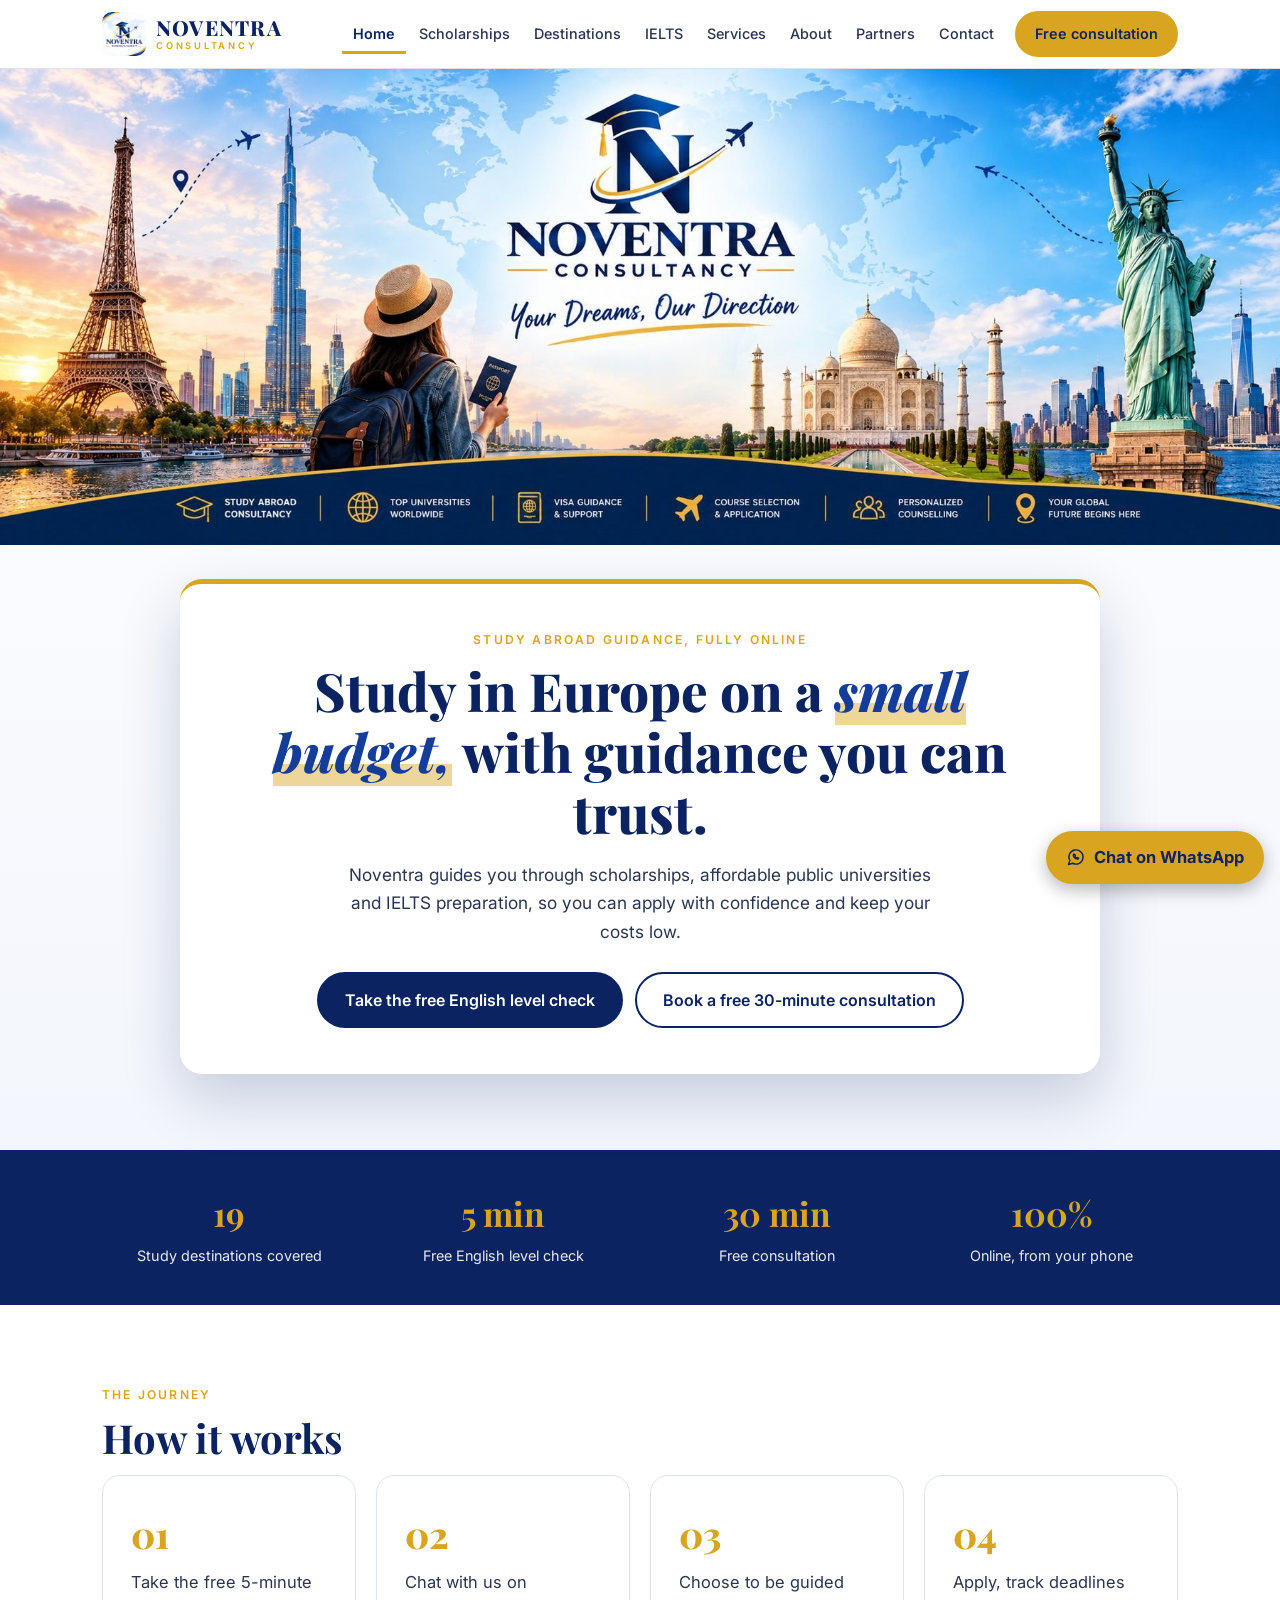
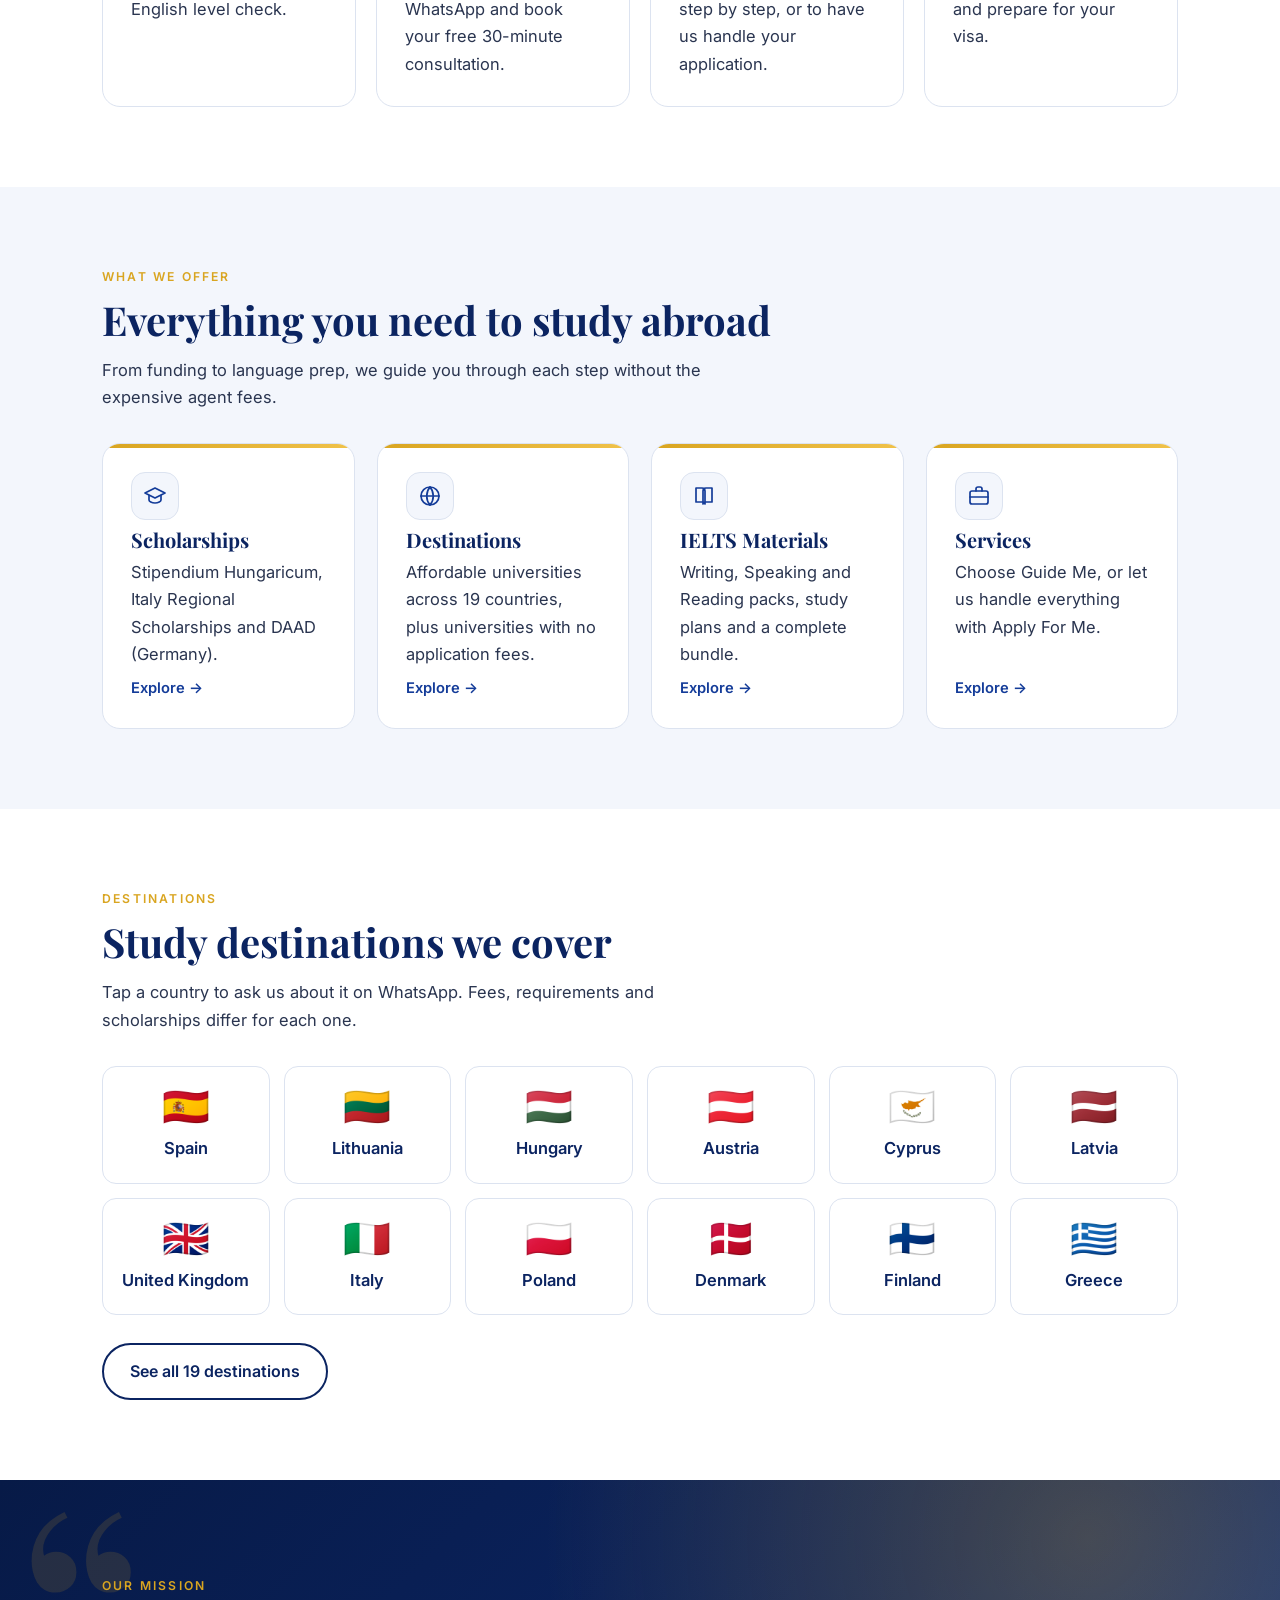
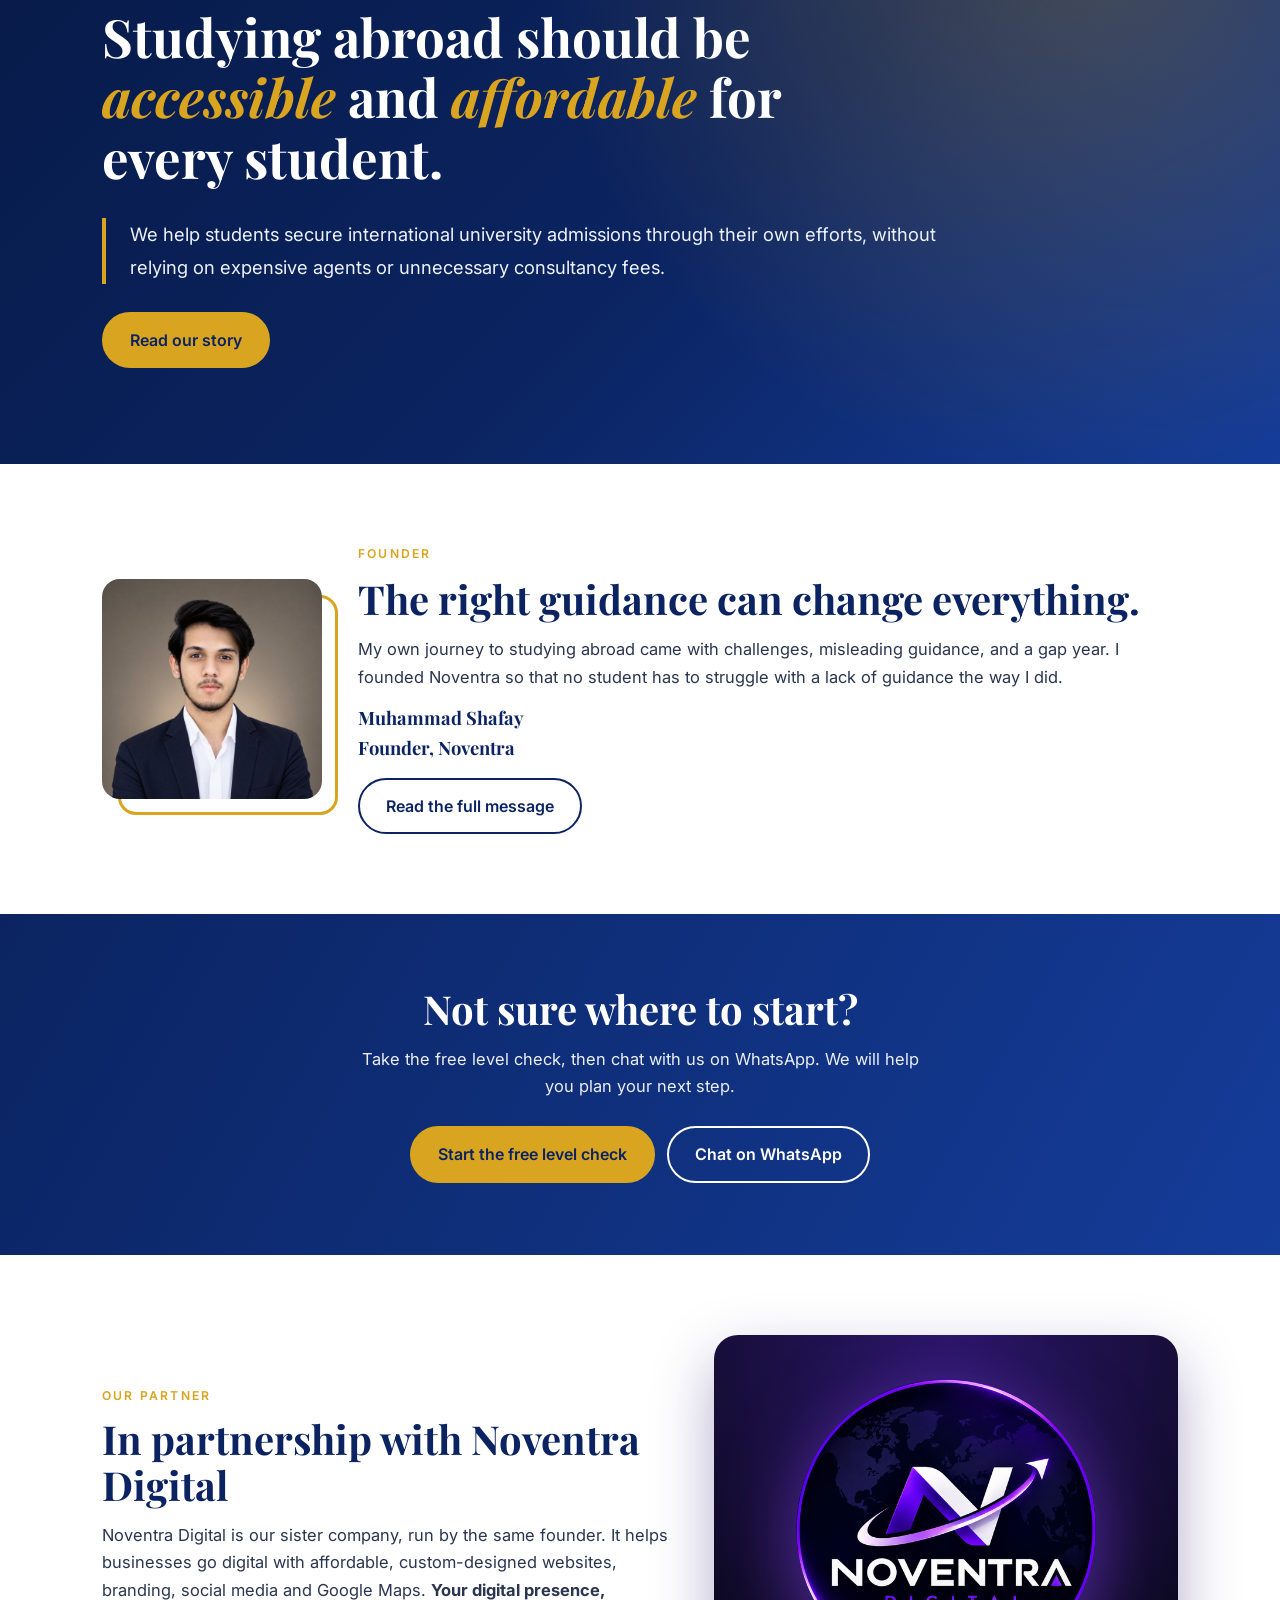
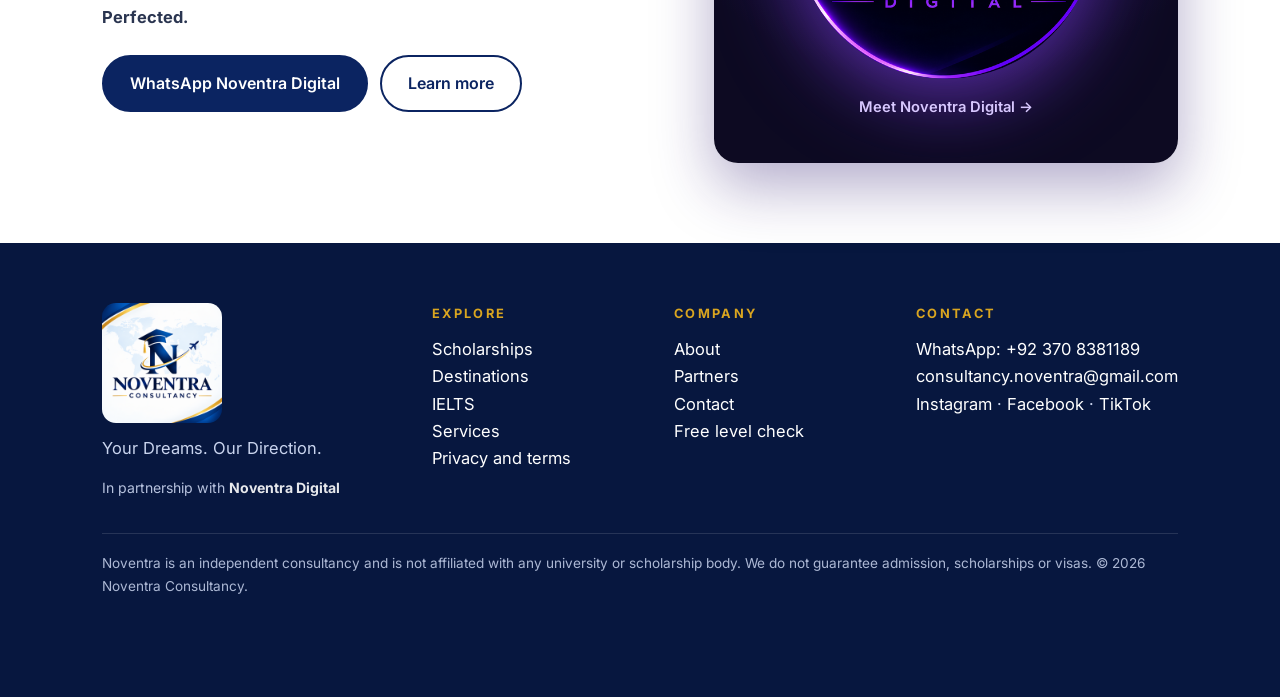
<file: index.html>
<!DOCTYPE html>
<html lang="en">
<head>
<meta charset="utf-8">
<meta name="viewport" content="width=device-width, initial-scale=1">
<title>Noventra Consultancy | Study in Europe on a Small Budget</title>
<meta name="description" content="Noventra Consultancy: honest guidance on European scholarships, affordable public universities and IELTS preparation. Your Dreams. Our Direction.">
<link rel="canonical" href="https://noventraconsultancy.github.io/">
<link rel="icon" href="favicon.png">
<link rel="apple-touch-icon" href="favicon.png">
<meta name="theme-color" content="#0B2461">
<meta property="og:type" content="website">
<meta property="og:title" content="Noventra Consultancy | Study in Europe on a Small Budget">
<meta property="og:description" content="Noventra Consultancy: honest guidance on European scholarships, affordable public universities and IELTS preparation. Your Dreams. Our Direction.">
<meta property="og:image" content="https://noventraconsultancy.github.io/banner.jpg">
<meta property="og:url" content="https://noventraconsultancy.github.io/">
<link rel="preconnect" href="https://fonts.googleapis.com">
<link rel="preconnect" href="https://fonts.gstatic.com" crossorigin>
<link href="https://fonts.googleapis.com/css2?family=Inter:wght@400;500;600;700&family=Playfair+Display:ital,wght@0,600;0,700;0,800;1,600&display=swap" rel="stylesheet">
<link rel="stylesheet" href="style.css">
</head>
<body>
<header><div class="wrap">
<a class="brand" href="index.html"><img src="favicon.png" alt="Noventra Consultancy logo"><span>NOVENTRA<small>CONSULTANCY</small></span></a>
<button class="burger" aria-label="Menu" aria-expanded="false"><span></span><span></span><span></span></button>
<nav><a href="index.html" class=on>Home</a><a href="scholarships.html">Scholarships</a><a href="destinations.html">Destinations</a><a href="ielts.html">IELTS</a><a href="services.html">Services</a><a href="about.html">About</a><a href="partners.html">Partners</a><a href="contact.html">Contact</a><a class="btn sm gold" href="https://wa.me/923708381189?text=Hi%20Noventra%2C%20I%20want%20to%20book%20a%20free%20consultation." target="_blank" rel="noopener">Free consultation</a></nav>
</div></header>
<main id="top">

<section class="hero">
<img class="banner" src="banner.jpg" width="1800" height="670" alt="Noventra Consultancy. Your Dreams. Our Direction.">
<div class="wrap"><div class="herocard">
<p class="eye">Study abroad guidance, fully online</p>
<h1>Study in Europe on a <em>small budget,</em> with guidance you can trust.</h1>
<p class="sub">Noventra guides you through scholarships, affordable public universities and IELTS preparation, so you can apply with confidence and keep your costs low.</p>
<div class="row"><a class="btn" href="https://forms.gle/o24CmH8H37z6ZtMg9">Take the free English level check</a><a class="btn ghost" href="https://wa.me/923708381189?text=Hi%20Noventra%2C%20I%20want%20to%20book%20a%20free%20consultation." target="_blank" rel="noopener">Book a free 30-minute consultation</a></div>
</div></div>
</section>
<div class="stats"><div class="wrap">
<div><b>19</b><span>Study destinations covered</span></div>
<div><b>5 min</b><span>Free English level check</span></div>
<div><b>30 min</b><span>Free consultation</span></div>
<div><b>100%</b><span>Online, from your phone</span></div>
</div></div>

<section><div class="wrap"><p class="eye">The journey</p><h2>How it works</h2>
<ol class="steps reveal">
<li>Take the free 5-minute English level check.</li>
<li>Chat with us on WhatsApp and book your free 30-minute consultation.</li>
<li>Choose to be guided step by step, or to have us handle your application.</li>
<li>Apply, track deadlines and prepare for your visa.</li>
</ol></div></section>

<section class="alt"><div class="wrap"><p class="eye">What we offer</p><h2>Everything you need to study abroad</h2><p class="lead">From funding to language prep, we guide you through each step without the expensive agent fees.</p>
<div class="grid reveal">
<a class="tile2" href="scholarships.html"><div class="ico"><svg viewBox="0 0 24 24" fill="none" stroke="currentColor" stroke-width="1.7" stroke-linecap="round" stroke-linejoin="round" aria-hidden="true"><path d="M2 9l10-5 10 5-10 5z"/><path d="M6 11.5V16c0 1.5 2.7 3 6 3s6-1.500 6-3v-4.500"/></svg></div><h3>Scholarships</h3><p>Stipendium Hungaricum, Italy Regional Scholarships and DAAD (Germany).</p><span class="more">Explore &rarr;</span></a>
<a class="tile2" href="destinations.html"><div class="ico"><svg viewBox="0 0 24 24" fill="none" stroke="currentColor" stroke-width="1.7" stroke-linecap="round" stroke-linejoin="round" aria-hidden="true"><circle cx="12" cy="12" r="9"/><path d="M3 12h18M12 3a14 14 0 0 1 0 18M12 3a14 14 0 0 0 0 18"/></svg></div><h3>Destinations</h3><p>Affordable universities across 19 countries, plus universities with no application fees.</p><span class="more">Explore &rarr;</span></a>
<a class="tile2" href="ielts.html"><div class="ico"><svg viewBox="0 0 24 24" fill="none" stroke="currentColor" stroke-width="1.7" stroke-linecap="round" stroke-linejoin="round" aria-hidden="true"><path d="M4 4h6a3 3 0 0 1 3 3v13a2 2 0 0 0-2-2H4zM20 4h-6a3 3 0 0 0-3 3v13a2 2 0 0 1 2-2h7z"/></svg></div><h3>IELTS Materials</h3><p>Writing, Speaking and Reading packs, study plans and a complete bundle.</p><span class="more">Explore &rarr;</span></a>
<a class="tile2" href="services.html"><div class="ico"><svg viewBox="0 0 24 24" fill="none" stroke="currentColor" stroke-width="1.7" stroke-linecap="round" stroke-linejoin="round" aria-hidden="true"><rect x="3" y="7" width="18" height="13" rx="2"/><path d="M9 7V5a2 2 0 0 1 2-2h2a2 2 0 0 1 2 2v2M3 13h18"/></svg></div><h3>Services</h3><p>Choose Guide Me, or let us handle everything with Apply For Me.</p><span class="more">Explore &rarr;</span></a>
</div></div></section>

<section><div class="wrap"><p class="eye">Destinations</p><h2>Study destinations we cover</h2><p class="lead">Tap a country to ask us about it on WhatsApp. Fees, requirements and scholarships differ for each one.</p>
<div class="flags reveal"><a class="tile" href="https://wa.me/923708381189?text=Hi%20Noventra%2C%20I%20want%20to%20know%20about%20studying%20in%20Spain." target="_blank" rel="noopener"><img src="https://flagcdn.com/48x36/es.png" srcset="https://flagcdn.com/96x72/es.png 2x" width="48" height="36" alt="" onerror="var s=document.createElement('span');s.className='fe';s.textContent='🇪🇸';this.replaceWith(s)">Spain</a><a class="tile" href="https://wa.me/923708381189?text=Hi%20Noventra%2C%20I%20want%20to%20know%20about%20studying%20in%20Lithuania." target="_blank" rel="noopener"><img src="https://flagcdn.com/48x36/lt.png" srcset="https://flagcdn.com/96x72/lt.png 2x" width="48" height="36" alt="" onerror="var s=document.createElement('span');s.className='fe';s.textContent='🇱🇹';this.replaceWith(s)">Lithuania</a><a class="tile" href="https://wa.me/923708381189?text=Hi%20Noventra%2C%20I%20want%20to%20know%20about%20studying%20in%20Hungary." target="_blank" rel="noopener"><img src="https://flagcdn.com/48x36/hu.png" srcset="https://flagcdn.com/96x72/hu.png 2x" width="48" height="36" alt="" onerror="var s=document.createElement('span');s.className='fe';s.textContent='🇭🇺';this.replaceWith(s)">Hungary</a><a class="tile" href="https://wa.me/923708381189?text=Hi%20Noventra%2C%20I%20want%20to%20know%20about%20studying%20in%20Austria." target="_blank" rel="noopener"><img src="https://flagcdn.com/48x36/at.png" srcset="https://flagcdn.com/96x72/at.png 2x" width="48" height="36" alt="" onerror="var s=document.createElement('span');s.className='fe';s.textContent='🇦🇹';this.replaceWith(s)">Austria</a><a class="tile" href="https://wa.me/923708381189?text=Hi%20Noventra%2C%20I%20want%20to%20know%20about%20studying%20in%20Cyprus." target="_blank" rel="noopener"><img src="https://flagcdn.com/48x36/cy.png" srcset="https://flagcdn.com/96x72/cy.png 2x" width="48" height="36" alt="" onerror="var s=document.createElement('span');s.className='fe';s.textContent='🇨🇾';this.replaceWith(s)">Cyprus</a><a class="tile" href="https://wa.me/923708381189?text=Hi%20Noventra%2C%20I%20want%20to%20know%20about%20studying%20in%20Latvia." target="_blank" rel="noopener"><img src="https://flagcdn.com/48x36/lv.png" srcset="https://flagcdn.com/96x72/lv.png 2x" width="48" height="36" alt="" onerror="var s=document.createElement('span');s.className='fe';s.textContent='🇱🇻';this.replaceWith(s)">Latvia</a><a class="tile" href="https://wa.me/923708381189?text=Hi%20Noventra%2C%20I%20want%20to%20know%20about%20studying%20in%20United%20Kingdom." target="_blank" rel="noopener"><img src="https://flagcdn.com/48x36/gb.png" srcset="https://flagcdn.com/96x72/gb.png 2x" width="48" height="36" alt="" onerror="var s=document.createElement('span');s.className='fe';s.textContent='🇬🇧';this.replaceWith(s)">United Kingdom</a><a class="tile" href="https://wa.me/923708381189?text=Hi%20Noventra%2C%20I%20want%20to%20know%20about%20studying%20in%20Italy." target="_blank" rel="noopener"><img src="https://flagcdn.com/48x36/it.png" srcset="https://flagcdn.com/96x72/it.png 2x" width="48" height="36" alt="" onerror="var s=document.createElement('span');s.className='fe';s.textContent='🇮🇹';this.replaceWith(s)">Italy</a><a class="tile" href="https://wa.me/923708381189?text=Hi%20Noventra%2C%20I%20want%20to%20know%20about%20studying%20in%20Poland." target="_blank" rel="noopener"><img src="https://flagcdn.com/48x36/pl.png" srcset="https://flagcdn.com/96x72/pl.png 2x" width="48" height="36" alt="" onerror="var s=document.createElement('span');s.className='fe';s.textContent='🇵🇱';this.replaceWith(s)">Poland</a><a class="tile" href="https://wa.me/923708381189?text=Hi%20Noventra%2C%20I%20want%20to%20know%20about%20studying%20in%20Denmark." target="_blank" rel="noopener"><img src="https://flagcdn.com/48x36/dk.png" srcset="https://flagcdn.com/96x72/dk.png 2x" width="48" height="36" alt="" onerror="var s=document.createElement('span');s.className='fe';s.textContent='🇩🇰';this.replaceWith(s)">Denmark</a><a class="tile" href="https://wa.me/923708381189?text=Hi%20Noventra%2C%20I%20want%20to%20know%20about%20studying%20in%20Finland." target="_blank" rel="noopener"><img src="https://flagcdn.com/48x36/fi.png" srcset="https://flagcdn.com/96x72/fi.png 2x" width="48" height="36" alt="" onerror="var s=document.createElement('span');s.className='fe';s.textContent='🇫🇮';this.replaceWith(s)">Finland</a><a class="tile" href="https://wa.me/923708381189?text=Hi%20Noventra%2C%20I%20want%20to%20know%20about%20studying%20in%20Greece." target="_blank" rel="noopener"><img src="https://flagcdn.com/48x36/gr.png" srcset="https://flagcdn.com/96x72/gr.png 2x" width="48" height="36" alt="" onerror="var s=document.createElement('span');s.className='fe';s.textContent='🇬🇷';this.replaceWith(s)">Greece</a></div>
<div class="row left" style="margin-top:28px"><a class="btn ghost" href="destinations.html">See all 19 destinations</a></div></div></section>

<section class="mission"><div class="wrap">
<p class="eye">Our mission</p>
<h2 class="big">Studying abroad should be <span>accessible</span> and <span>affordable</span> for every student.</h2>
<blockquote>We help students secure international university admissions through their own efforts, without relying on expensive agents or unnecessary consultancy fees.</blockquote>
<div class="row left"><a class="btn gold" href="about.html">Read our story</a></div>
</div></section>

<section><div class="wrap"><div class="mini reveal">
<div class="pic"><img src="shafay.jpg" alt="Muhammad Shafay, founder of Noventra"></div>
<div class="quote"><p class="eye">Founder</p><h2>The right guidance can change everything.</h2>
<p>My own journey to studying abroad came with challenges, misleading guidance, and a gap year. I founded Noventra so that no student has to struggle with a lack of guidance the way I did.</p>
<p class="sig">Muhammad Shafay<br>Founder, Noventra</p>
<div class="row left" style="margin-top:14px"><a class="btn ghost" href="about.html">Read the full message</a></div></div>
</div></div></section>

<section class="cta"><div class="wrap reveal"><h2>Not sure where to start?</h2><p>Take the free level check, then chat with us on WhatsApp. We will help you plan your next step.</p>
<div class="row"><a class="btn gold" href="https://forms.gle/o24CmH8H37z6ZtMg9">Start the free level check</a><a class="btn light" href="https://wa.me/923708381189?text=Hi%20Noventra%2C%20I%20want%20to%20book%20a%20free%20consultation." target="_blank" rel="noopener">Chat on WhatsApp</a></div></div></section>
<section class="" id="partner"><div class="wrap partner reveal">
  <div>
    <p class="eye">Our partner</p>
    <h2>In partnership with Noventra Digital</h2>
    <p>Noventra Digital is our sister company, run by the same founder. It helps businesses go digital with affordable, custom-designed websites, branding, social media and Google Maps. <strong>Your digital presence, Perfected.</strong></p>
    <div class="row left" style="margin-top:24px"><a class="btn" href="https://wa.me/923148647623?text=Hi%20Noventra%20Digital%2C%20I%20would%20like%20to%20know%20more." target="_blank" rel="noopener">WhatsApp Noventra Digital</a><a class="btn ghost" href="partners.html">Learn more</a></div>
  </div>
  <a class="pcard" href="partners.html"><img src="noventra-digital-logo.png" alt="Noventra Digital logo" width="300" height="300"><i>Meet Noventra Digital &rarr;</i></a>
</div></section>

</main>
<footer><div class="wrap">
<div class="grid">
<div><img class="flogo" src="logo.png" alt="Noventra Consultancy"><p>Your Dreams. Our Direction.</p><p class="pfoot">In partnership with <a href="partners.html"><strong>Noventra Digital</strong></a></p></div>
<div><h4>Explore</h4><p><a href="scholarships.html">Scholarships</a><br><a href="destinations.html">Destinations</a><br><a href="ielts.html">IELTS</a><br><a href="services.html">Services</a><br><a href="privacy.html">Privacy and terms</a></p></div>
<div><h4>Company</h4><p><a href="about.html">About</a><br><a href="partners.html">Partners</a><br><a href="contact.html">Contact</a><br><a href="https://forms.gle/o24CmH8H37z6ZtMg9">Free level check</a></p></div>
<div><h4>Contact</h4><p><a href="https://wa.me/923708381189?text=Hi%20Noventra%2C%20I%20want%20to%20book%20a%20free%20consultation." target="_blank" rel="noopener">WhatsApp: +92 370 8381189</a><br><a href="mailto:consultancy.noventra@gmail.com">consultancy.noventra@gmail.com</a><br><a href="https://www.instagram.com/noventra.consultancy">Instagram</a> &middot; <a href="https://www.facebook.com/share/1E3MG2Hus4/">Facebook</a> &middot; <a href="https://www.tiktok.com/@noventra.consultancy">TikTok</a></p></div>
</div>
<p class="fine">Noventra is an independent consultancy and is not affiliated with any university or scholarship body. We do not guarantee admission, scholarships or visas. &copy; 2026 Noventra Consultancy.</p>
</div></footer>
<a class="fab" href="https://wa.me/923708381189?text=Hi%20Noventra%2C%20I%20want%20to%20book%20a%20free%20consultation." target="_blank" rel="noopener" aria-label="Chat on WhatsApp"><svg viewBox="0 0 24 24" fill="none" stroke="currentColor" stroke-width="1.7" stroke-linecap="round" stroke-linejoin="round" aria-hidden="true"><path d="M3 21l1.6-4.8A8.5 8.5 0 1 1 8 19.5z"/><path d="M9 8.5c-.5 1-.3 2.4.8 3.8 1.1 1.4 2.6 2.2 3.9 2.3.8 0 1.4-.6 1.5-1.2l-1.8-.9-.8.8c-1-.4-1.8-1.2-2.2-2.2l.8-.8-.9-1.8c-.4 0-.9 0-1.3 0z"/></svg><span>Chat on WhatsApp</span></a>
<script src="script.js"></script>
</body>
</html>
</file>
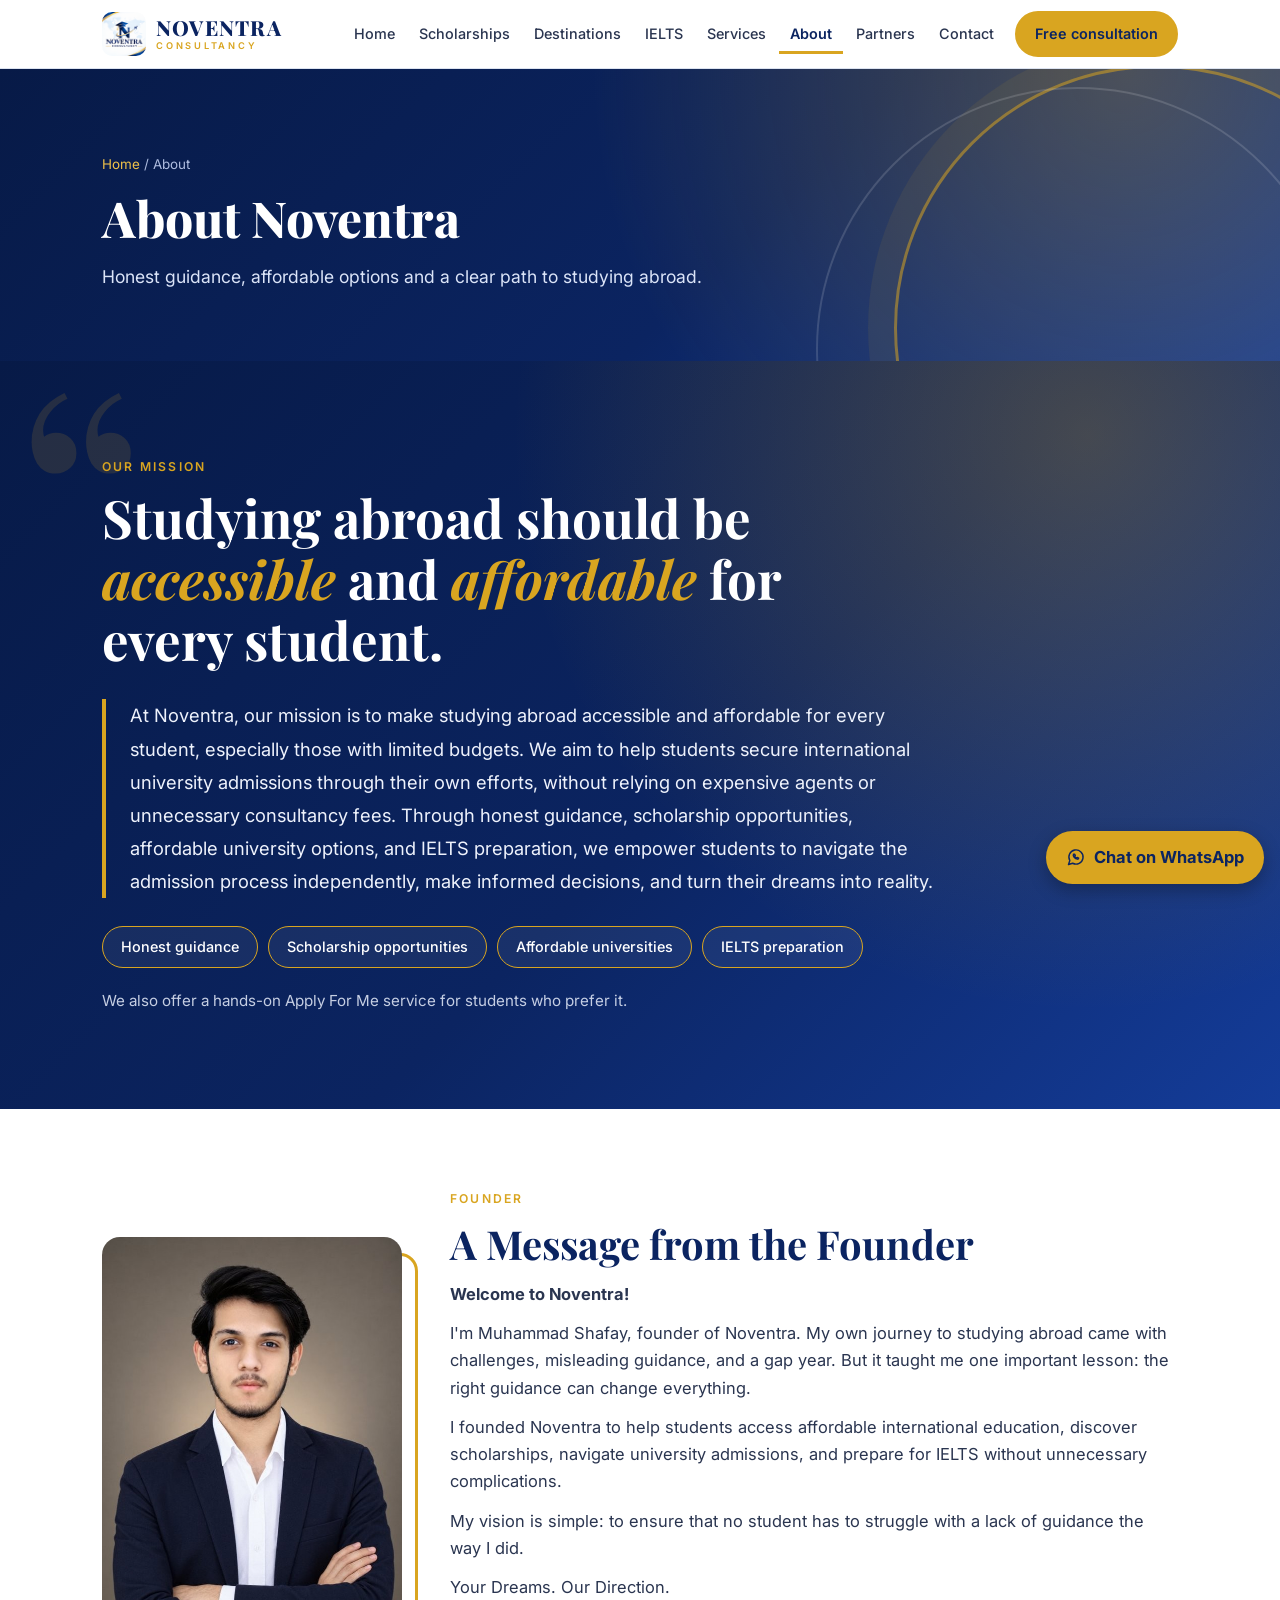
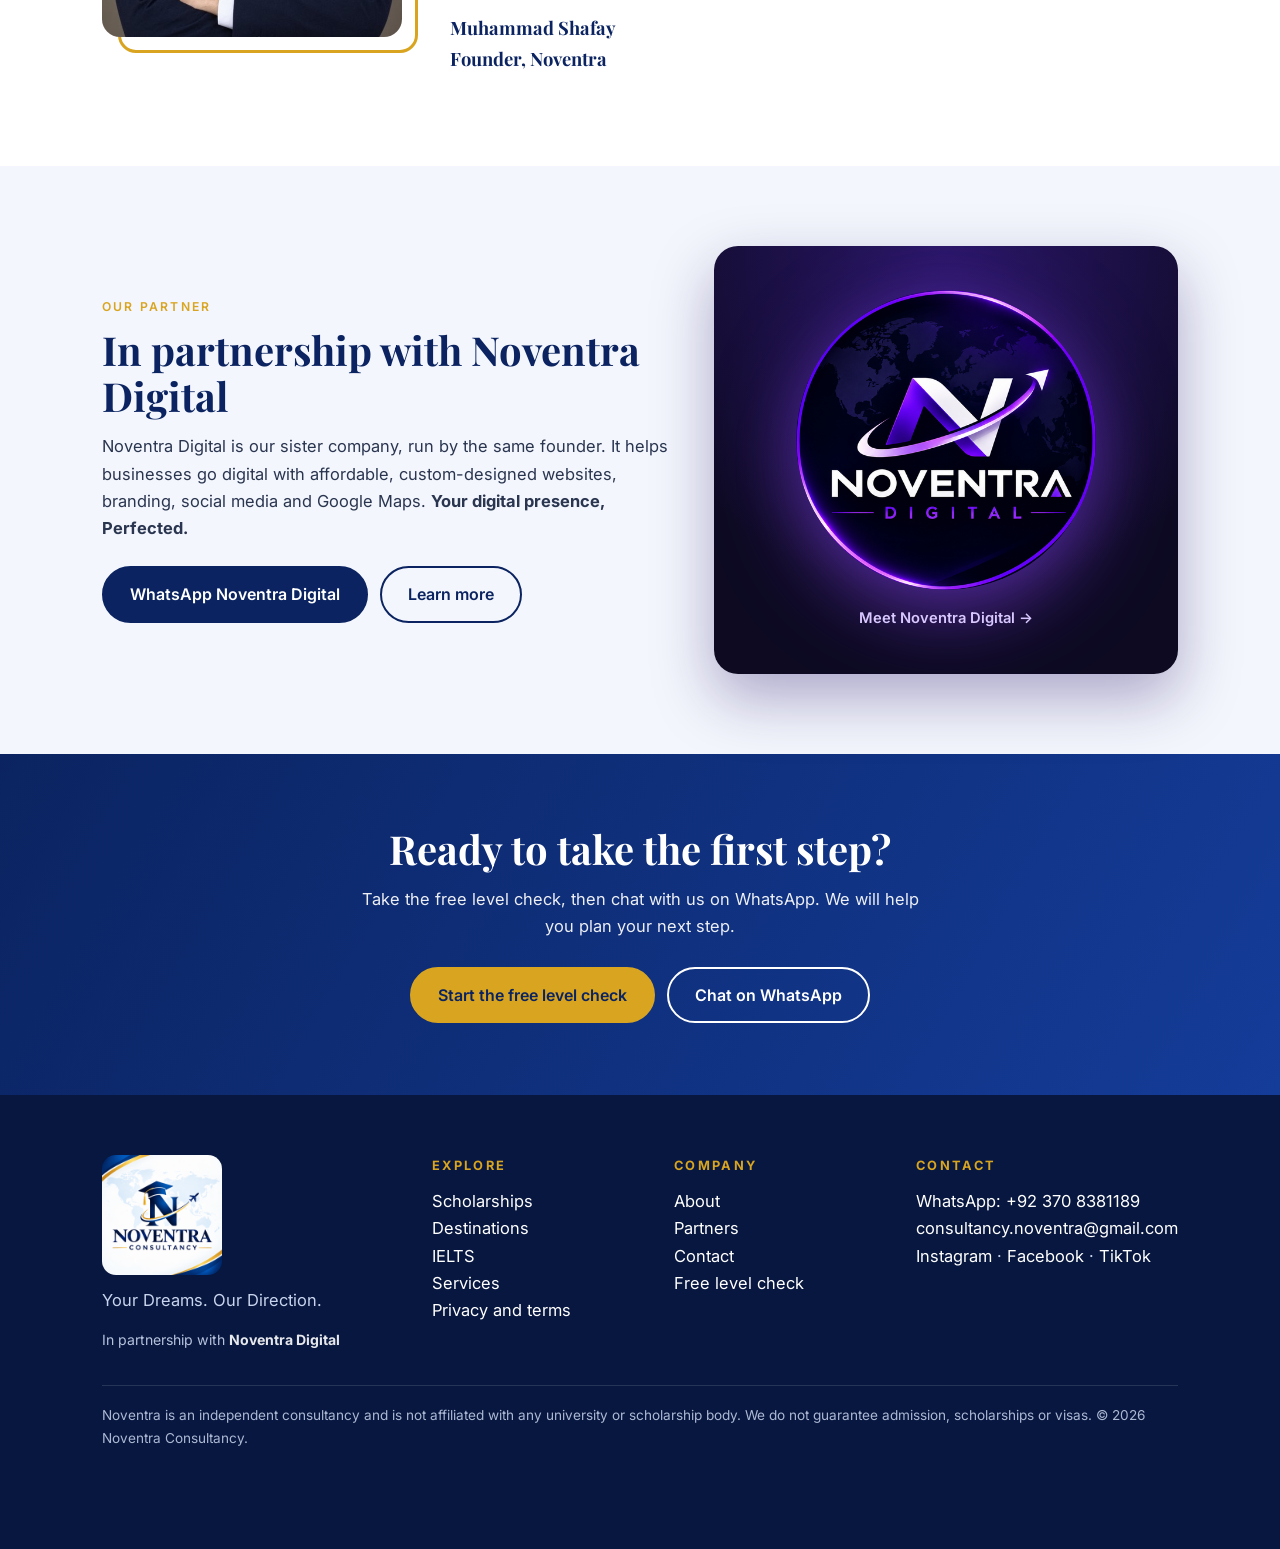
<file: about.html>
<!DOCTYPE html>
<html lang="en">
<head>
<meta charset="utf-8">
<meta name="viewport" content="width=device-width, initial-scale=1">
<title>About | Noventra Consultancy</title>
<meta name="description" content="About Noventra Consultancy and a message from founder Muhammad Shafay. Affordable study abroad guidance, made simple.">
<link rel="canonical" href="https://noventraconsultancy.github.io/about.html">
<link rel="icon" href="favicon.png">
<link rel="apple-touch-icon" href="favicon.png">
<meta name="theme-color" content="#0B2461">
<meta property="og:type" content="website">
<meta property="og:title" content="About | Noventra Consultancy">
<meta property="og:description" content="About Noventra Consultancy and a message from founder Muhammad Shafay. Affordable study abroad guidance, made simple.">
<meta property="og:image" content="https://noventraconsultancy.github.io/banner.jpg">
<meta property="og:url" content="https://noventraconsultancy.github.io/about.html">
<link rel="preconnect" href="https://fonts.googleapis.com">
<link rel="preconnect" href="https://fonts.gstatic.com" crossorigin>
<link href="https://fonts.googleapis.com/css2?family=Inter:wght@400;500;600;700&family=Playfair+Display:ital,wght@0,600;0,700;0,800;1,600&display=swap" rel="stylesheet">
<link rel="stylesheet" href="style.css">
</head>
<body>
<header><div class="wrap">
<a class="brand" href="index.html"><img src="favicon.png" alt="Noventra Consultancy logo"><span>NOVENTRA<small>CONSULTANCY</small></span></a>
<button class="burger" aria-label="Menu" aria-expanded="false"><span></span><span></span><span></span></button>
<nav><a href="index.html">Home</a><a href="scholarships.html">Scholarships</a><a href="destinations.html">Destinations</a><a href="ielts.html">IELTS</a><a href="services.html">Services</a><a href="about.html" class=on>About</a><a href="partners.html">Partners</a><a href="contact.html">Contact</a><a class="btn sm gold" href="https://wa.me/923708381189?text=Hi%20Noventra%2C%20I%20want%20to%20book%20a%20free%20consultation." target="_blank" rel="noopener">Free consultation</a></nav>
</div></header>
<main id="top">

<section class="phero"><div class="wrap"><p class="crumb"><a href="index.html">Home</a> / About</p><h1>About Noventra</h1><p class="lead">Honest guidance, affordable options and a clear path to studying abroad.</p></div></section>
<section class="mission"><div class="wrap">
<p class="eye">Our mission</p>
<h2 class="big">Studying abroad should be <span>accessible</span> and <span>affordable</span> for every student.</h2>
<blockquote>At Noventra, our mission is to make studying abroad accessible and affordable for every student, especially those with limited budgets. We aim to help students secure international university admissions through their own efforts, without relying on expensive agents or unnecessary consultancy fees. Through honest guidance, scholarship opportunities, affordable university options, and IELTS preparation, we empower students to navigate the admission process independently, make informed decisions, and turn their dreams into reality.</blockquote>
<div class="pills"><span>Honest guidance</span><span>Scholarship opportunities</span><span>Affordable universities</span><span>IELTS preparation</span></div>
<p class="mnote">We also offer a hands-on Apply For Me service for students who prefer it.</p>
</div></section>
<section><div class="wrap founder reveal">
<div class="pic"><img src="shafay.jpg" alt="Muhammad Shafay, founder of Noventra"></div>
<div class="quote"><p class="eye">Founder</p><h2>A Message from the Founder</h2>
<p><strong>Welcome to Noventra!</strong></p>
<p>I'm Muhammad Shafay, founder of Noventra. My own journey to studying abroad came with challenges, misleading guidance, and a gap year. But it taught me one important lesson: the right guidance can change everything.</p>
<p>I founded Noventra to help students access affordable international education, discover scholarships, navigate university admissions, and prepare for IELTS without unnecessary complications.</p>
<p>My vision is simple: to ensure that no student has to struggle with a lack of guidance the way I did.</p>
<p>Your Dreams. Our Direction.</p>
<p class="sig">Muhammad Shafay<br>Founder, Noventra</p></div>
</div></section>
<section class="alt" id="partner"><div class="wrap partner reveal">
  <div>
    <p class="eye">Our partner</p>
    <h2>In partnership with Noventra Digital</h2>
    <p>Noventra Digital is our sister company, run by the same founder. It helps businesses go digital with affordable, custom-designed websites, branding, social media and Google Maps. <strong>Your digital presence, Perfected.</strong></p>
    <div class="row left" style="margin-top:24px"><a class="btn" href="https://wa.me/923148647623?text=Hi%20Noventra%20Digital%2C%20I%20would%20like%20to%20know%20more." target="_blank" rel="noopener">WhatsApp Noventra Digital</a><a class="btn ghost" href="partners.html">Learn more</a></div>
  </div>
  <a class="pcard" href="partners.html"><img src="noventra-digital-logo.png" alt="Noventra Digital logo" width="300" height="300"><i>Meet Noventra Digital &rarr;</i></a>
</div></section>
<section class="cta"><div class="wrap reveal"><h2>Ready to take the first step?</h2><p>Take the free level check, then chat with us on WhatsApp. We will help you plan your next step.</p>
<div class="row"><a class="btn gold" href="https://forms.gle/o24CmH8H37z6ZtMg9">Start the free level check</a><a class="btn light" href="https://wa.me/923708381189?text=Hi%20Noventra%2C%20I%20want%20to%20book%20a%20free%20consultation." target="_blank" rel="noopener">Chat on WhatsApp</a></div></div></section>

</main>
<footer><div class="wrap">
<div class="grid">
<div><img class="flogo" src="logo.png" alt="Noventra Consultancy"><p>Your Dreams. Our Direction.</p><p class="pfoot">In partnership with <a href="partners.html"><strong>Noventra Digital</strong></a></p></div>
<div><h4>Explore</h4><p><a href="scholarships.html">Scholarships</a><br><a href="destinations.html">Destinations</a><br><a href="ielts.html">IELTS</a><br><a href="services.html">Services</a><br><a href="privacy.html">Privacy and terms</a></p></div>
<div><h4>Company</h4><p><a href="about.html">About</a><br><a href="partners.html">Partners</a><br><a href="contact.html">Contact</a><br><a href="https://forms.gle/o24CmH8H37z6ZtMg9">Free level check</a></p></div>
<div><h4>Contact</h4><p><a href="https://wa.me/923708381189?text=Hi%20Noventra%2C%20I%20want%20to%20book%20a%20free%20consultation." target="_blank" rel="noopener">WhatsApp: +92 370 8381189</a><br><a href="mailto:consultancy.noventra@gmail.com">consultancy.noventra@gmail.com</a><br><a href="https://www.instagram.com/noventra.consultancy">Instagram</a> &middot; <a href="https://www.facebook.com/share/1E3MG2Hus4/">Facebook</a> &middot; <a href="https://www.tiktok.com/@noventra.consultancy">TikTok</a></p></div>
</div>
<p class="fine">Noventra is an independent consultancy and is not affiliated with any university or scholarship body. We do not guarantee admission, scholarships or visas. &copy; 2026 Noventra Consultancy.</p>
</div></footer>
<a class="fab" href="https://wa.me/923708381189?text=Hi%20Noventra%2C%20I%20want%20to%20book%20a%20free%20consultation." target="_blank" rel="noopener" aria-label="Chat on WhatsApp"><svg viewBox="0 0 24 24" fill="none" stroke="currentColor" stroke-width="1.7" stroke-linecap="round" stroke-linejoin="round" aria-hidden="true"><path d="M3 21l1.6-4.8A8.5 8.5 0 1 1 8 19.5z"/><path d="M9 8.5c-.5 1-.3 2.4.8 3.8 1.1 1.4 2.6 2.2 3.9 2.3.8 0 1.4-.6 1.5-1.2l-1.8-.9-.8.8c-1-.4-1.8-1.2-2.2-2.2l.8-.8-.9-1.8c-.4 0-.9 0-1.3 0z"/></svg><span>Chat on WhatsApp</span></a>
<script src="script.js"></script>
</body>
</html>
</file>
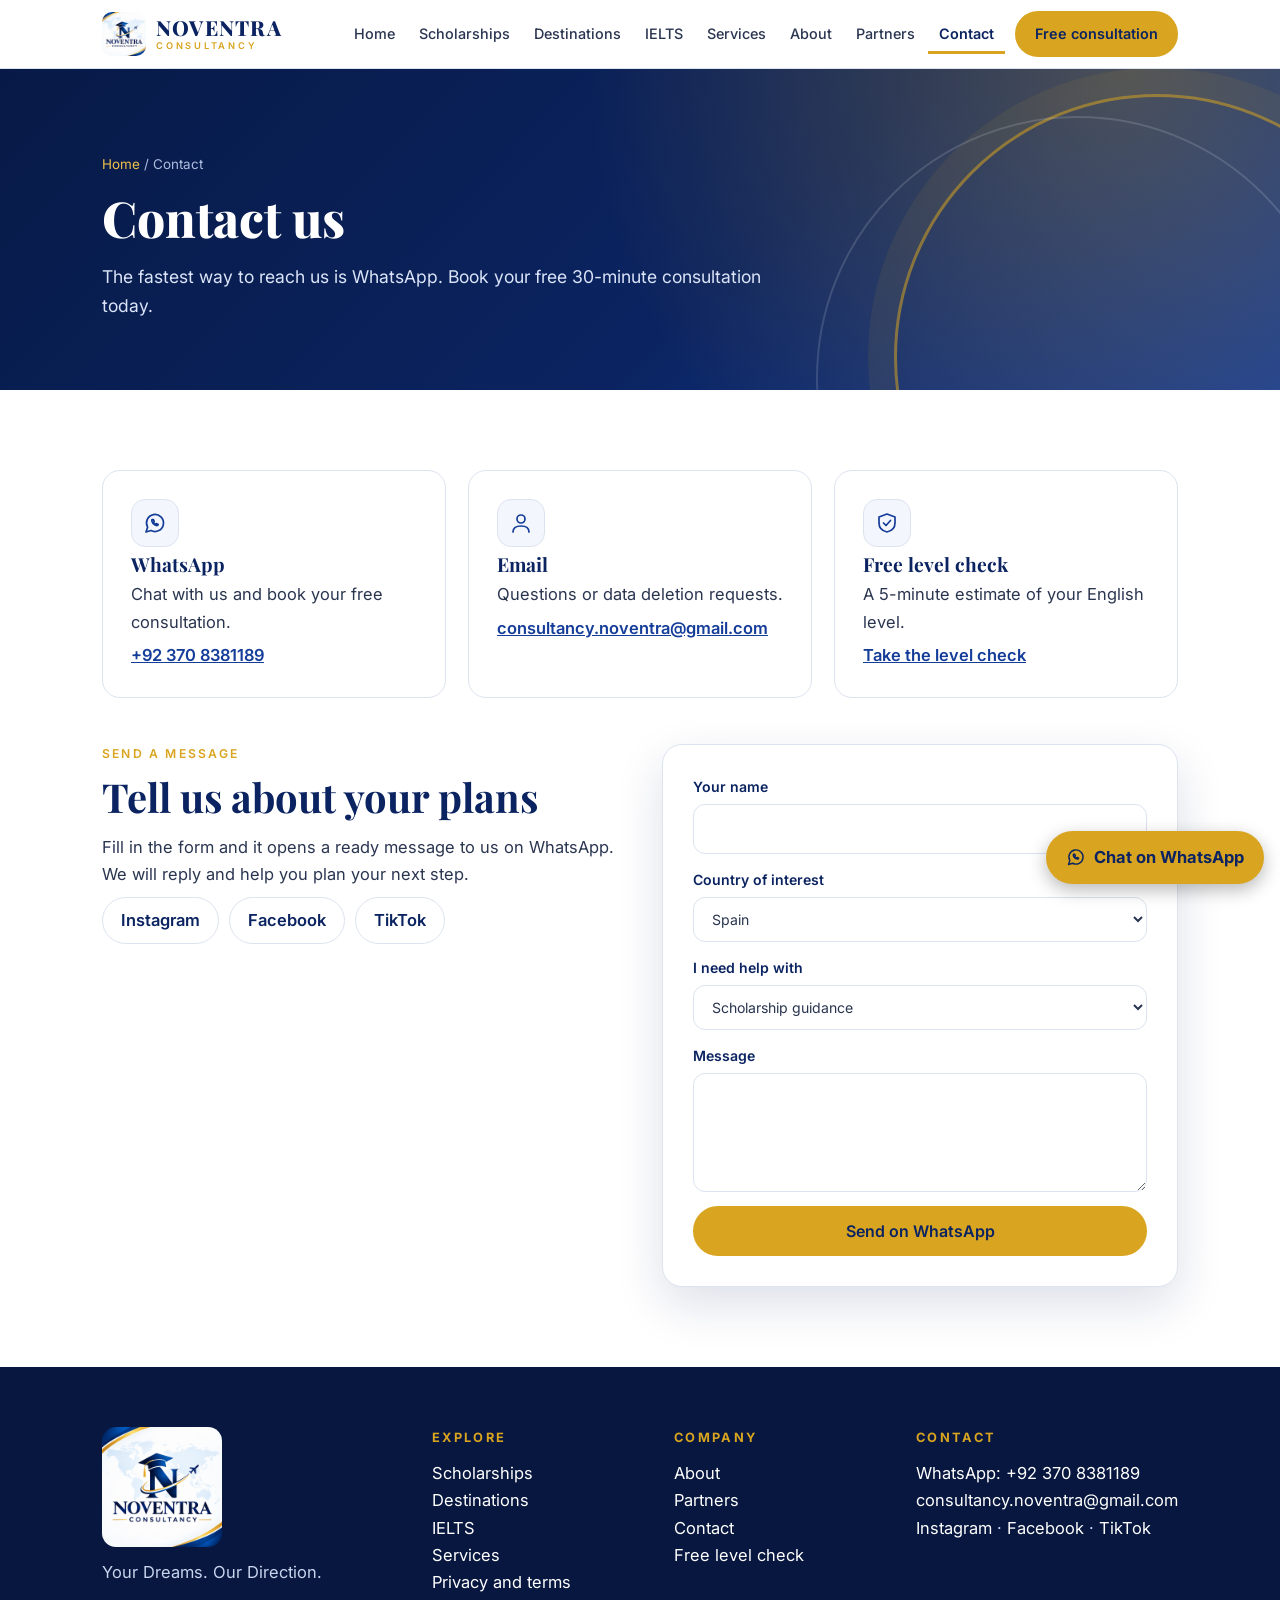
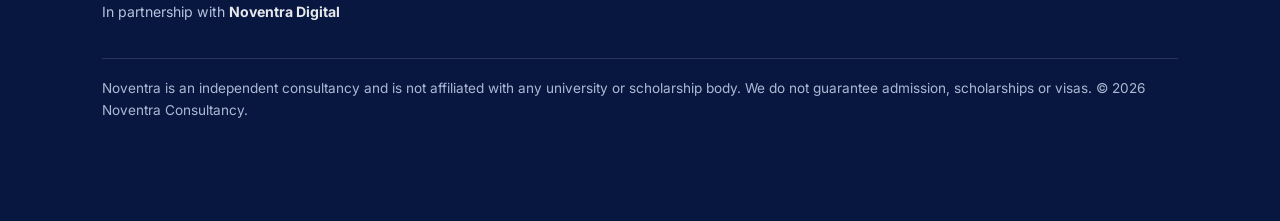
<file: contact.html>
<!DOCTYPE html>
<html lang="en">
<head>
<meta charset="utf-8">
<meta name="viewport" content="width=device-width, initial-scale=1">
<title>Contact | Noventra Consultancy</title>
<meta name="description" content="Contact Noventra Consultancy on WhatsApp +92 370 8381189 or by email to book a free 30-minute consultation.">
<link rel="canonical" href="https://noventraconsultancy.github.io/contact.html">
<link rel="icon" href="favicon.png">
<link rel="apple-touch-icon" href="favicon.png">
<meta name="theme-color" content="#0B2461">
<meta property="og:type" content="website">
<meta property="og:title" content="Contact | Noventra Consultancy">
<meta property="og:description" content="Contact Noventra Consultancy on WhatsApp +92 370 8381189 or by email to book a free 30-minute consultation.">
<meta property="og:image" content="https://noventraconsultancy.github.io/banner.jpg">
<meta property="og:url" content="https://noventraconsultancy.github.io/contact.html">
<link rel="preconnect" href="https://fonts.googleapis.com">
<link rel="preconnect" href="https://fonts.gstatic.com" crossorigin>
<link href="https://fonts.googleapis.com/css2?family=Inter:wght@400;500;600;700&family=Playfair+Display:ital,wght@0,600;0,700;0,800;1,600&display=swap" rel="stylesheet">
<link rel="stylesheet" href="style.css">
</head>
<body>
<header><div class="wrap">
<a class="brand" href="index.html"><img src="favicon.png" alt="Noventra Consultancy logo"><span>NOVENTRA<small>CONSULTANCY</small></span></a>
<button class="burger" aria-label="Menu" aria-expanded="false"><span></span><span></span><span></span></button>
<nav><a href="index.html">Home</a><a href="scholarships.html">Scholarships</a><a href="destinations.html">Destinations</a><a href="ielts.html">IELTS</a><a href="services.html">Services</a><a href="about.html">About</a><a href="partners.html">Partners</a><a href="contact.html" class=on>Contact</a><a class="btn sm gold" href="https://wa.me/923708381189?text=Hi%20Noventra%2C%20I%20want%20to%20book%20a%20free%20consultation." target="_blank" rel="noopener">Free consultation</a></nav>
</div></header>
<main id="top">

<section class="phero"><div class="wrap"><p class="crumb"><a href="index.html">Home</a> / Contact</p><h1>Contact us</h1><p class="lead">The fastest way to reach us is WhatsApp. Book your free 30-minute consultation today.</p></div></section>
<section><div class="wrap">
<div class="cgrid reveal">
<div class="cbox"><div class="ico"><svg viewBox="0 0 24 24" fill="none" stroke="currentColor" stroke-width="1.7" stroke-linecap="round" stroke-linejoin="round" aria-hidden="true"><path d="M3 21l1.6-4.8A8.5 8.5 0 1 1 8 19.5z"/><path d="M9 8.5c-.5 1-.3 2.4.8 3.8 1.1 1.4 2.6 2.2 3.9 2.3.8 0 1.4-.6 1.5-1.2l-1.8-.9-.8.8c-1-.4-1.8-1.2-2.2-2.2l.8-.8-.9-1.8c-.4 0-.9 0-1.3 0z"/></svg></div><h3>WhatsApp</h3><p>Chat with us and book your free consultation.</p><a class="lnk" href="https://wa.me/923708381189?text=Hi%20Noventra%2C%20I%20want%20to%20book%20a%20free%20consultation." target="_blank" rel="noopener">+92 370 8381189</a></div>
<div class="cbox"><div class="ico"><svg viewBox="0 0 24 24" fill="none" stroke="currentColor" stroke-width="1.7" stroke-linecap="round" stroke-linejoin="round" aria-hidden="true"><circle cx="12" cy="8" r="4"/><path d="M4 21c0-4 3.5-6 8-6s8 2 8 6"/></svg></div><h3>Email</h3><p>Questions or data deletion requests.</p><a class="lnk" href="mailto:consultancy.noventra@gmail.com">consultancy.noventra@gmail.com</a></div>
<div class="cbox"><div class="ico"><svg viewBox="0 0 24 24" fill="none" stroke="currentColor" stroke-width="1.7" stroke-linecap="round" stroke-linejoin="round" aria-hidden="true"><path d="M12 3l8 3v6c0 5-3.5 8-8 9-4.5-1-8-4-8-9V6z"/><path d="M8.5 12l2.5 2.5 4.5-5"/></svg></div><h3>Free level check</h3><p>A 5-minute estimate of your English level.</p><a class="lnk" href="https://forms.gle/o24CmH8H37z6ZtMg9">Take the level check</a></div>
</div>
<div class="split">
<div class="reveal"><p class="eye">Send a message</p><h2>Tell us about your plans</h2><p>Fill in the form and it opens a ready message to us on WhatsApp. We will reply and help you plan your next step.</p>
<div class="social"><a href="https://www.instagram.com/noventra.consultancy">Instagram</a><a href="https://www.facebook.com/share/1E3MG2Hus4/">Facebook</a><a href="https://www.tiktok.com/@noventra.consultancy">TikTok</a></div></div>
<form class="form reveal" id="cform">
<label>Your name<input name="name" required></label>
<label>Country of interest<select name="country"><option>Spain</option><option>Lithuania</option><option>Hungary</option><option>Austria</option><option>Cyprus</option><option>Latvia</option><option>United Kingdom</option><option>Italy</option><option>Poland</option><option>Denmark</option><option>Finland</option><option>Greece</option><option>Germany</option><option>France</option><option>Sweden</option><option>Luxembourg</option><option>Canada</option><option>Belgium</option><option>Turkey</option><option>Not sure yet</option></select></label>
<label>I need help with<select name="need"><option>Scholarship guidance</option><option>University selection</option><option>Guide Me plan</option><option>Apply For Me plan</option><option>IELTS materials</option><option>Free consultation</option></select></label>
<label>Message<textarea name="msg" rows="4"></textarea></label>
<button class="btn gold full" type="submit">Send on WhatsApp</button>
</form></div>
</div></section>

</main>
<footer><div class="wrap">
<div class="grid">
<div><img class="flogo" src="logo.png" alt="Noventra Consultancy"><p>Your Dreams. Our Direction.</p><p class="pfoot">In partnership with <a href="partners.html"><strong>Noventra Digital</strong></a></p></div>
<div><h4>Explore</h4><p><a href="scholarships.html">Scholarships</a><br><a href="destinations.html">Destinations</a><br><a href="ielts.html">IELTS</a><br><a href="services.html">Services</a><br><a href="privacy.html">Privacy and terms</a></p></div>
<div><h4>Company</h4><p><a href="about.html">About</a><br><a href="partners.html">Partners</a><br><a href="contact.html">Contact</a><br><a href="https://forms.gle/o24CmH8H37z6ZtMg9">Free level check</a></p></div>
<div><h4>Contact</h4><p><a href="https://wa.me/923708381189?text=Hi%20Noventra%2C%20I%20want%20to%20book%20a%20free%20consultation." target="_blank" rel="noopener">WhatsApp: +92 370 8381189</a><br><a href="mailto:consultancy.noventra@gmail.com">consultancy.noventra@gmail.com</a><br><a href="https://www.instagram.com/noventra.consultancy">Instagram</a> &middot; <a href="https://www.facebook.com/share/1E3MG2Hus4/">Facebook</a> &middot; <a href="https://www.tiktok.com/@noventra.consultancy">TikTok</a></p></div>
</div>
<p class="fine">Noventra is an independent consultancy and is not affiliated with any university or scholarship body. We do not guarantee admission, scholarships or visas. &copy; 2026 Noventra Consultancy.</p>
</div></footer>
<a class="fab" href="https://wa.me/923708381189?text=Hi%20Noventra%2C%20I%20want%20to%20book%20a%20free%20consultation." target="_blank" rel="noopener" aria-label="Chat on WhatsApp"><svg viewBox="0 0 24 24" fill="none" stroke="currentColor" stroke-width="1.7" stroke-linecap="round" stroke-linejoin="round" aria-hidden="true"><path d="M3 21l1.6-4.8A8.5 8.5 0 1 1 8 19.5z"/><path d="M9 8.5c-.5 1-.3 2.4.8 3.8 1.1 1.4 2.6 2.2 3.9 2.3.8 0 1.4-.6 1.5-1.2l-1.8-.9-.8.8c-1-.4-1.8-1.2-2.2-2.2l.8-.8-.9-1.8c-.4 0-.9 0-1.3 0z"/></svg><span>Chat on WhatsApp</span></a>
<script src="script.js"></script>
</body>
</html>
</file>
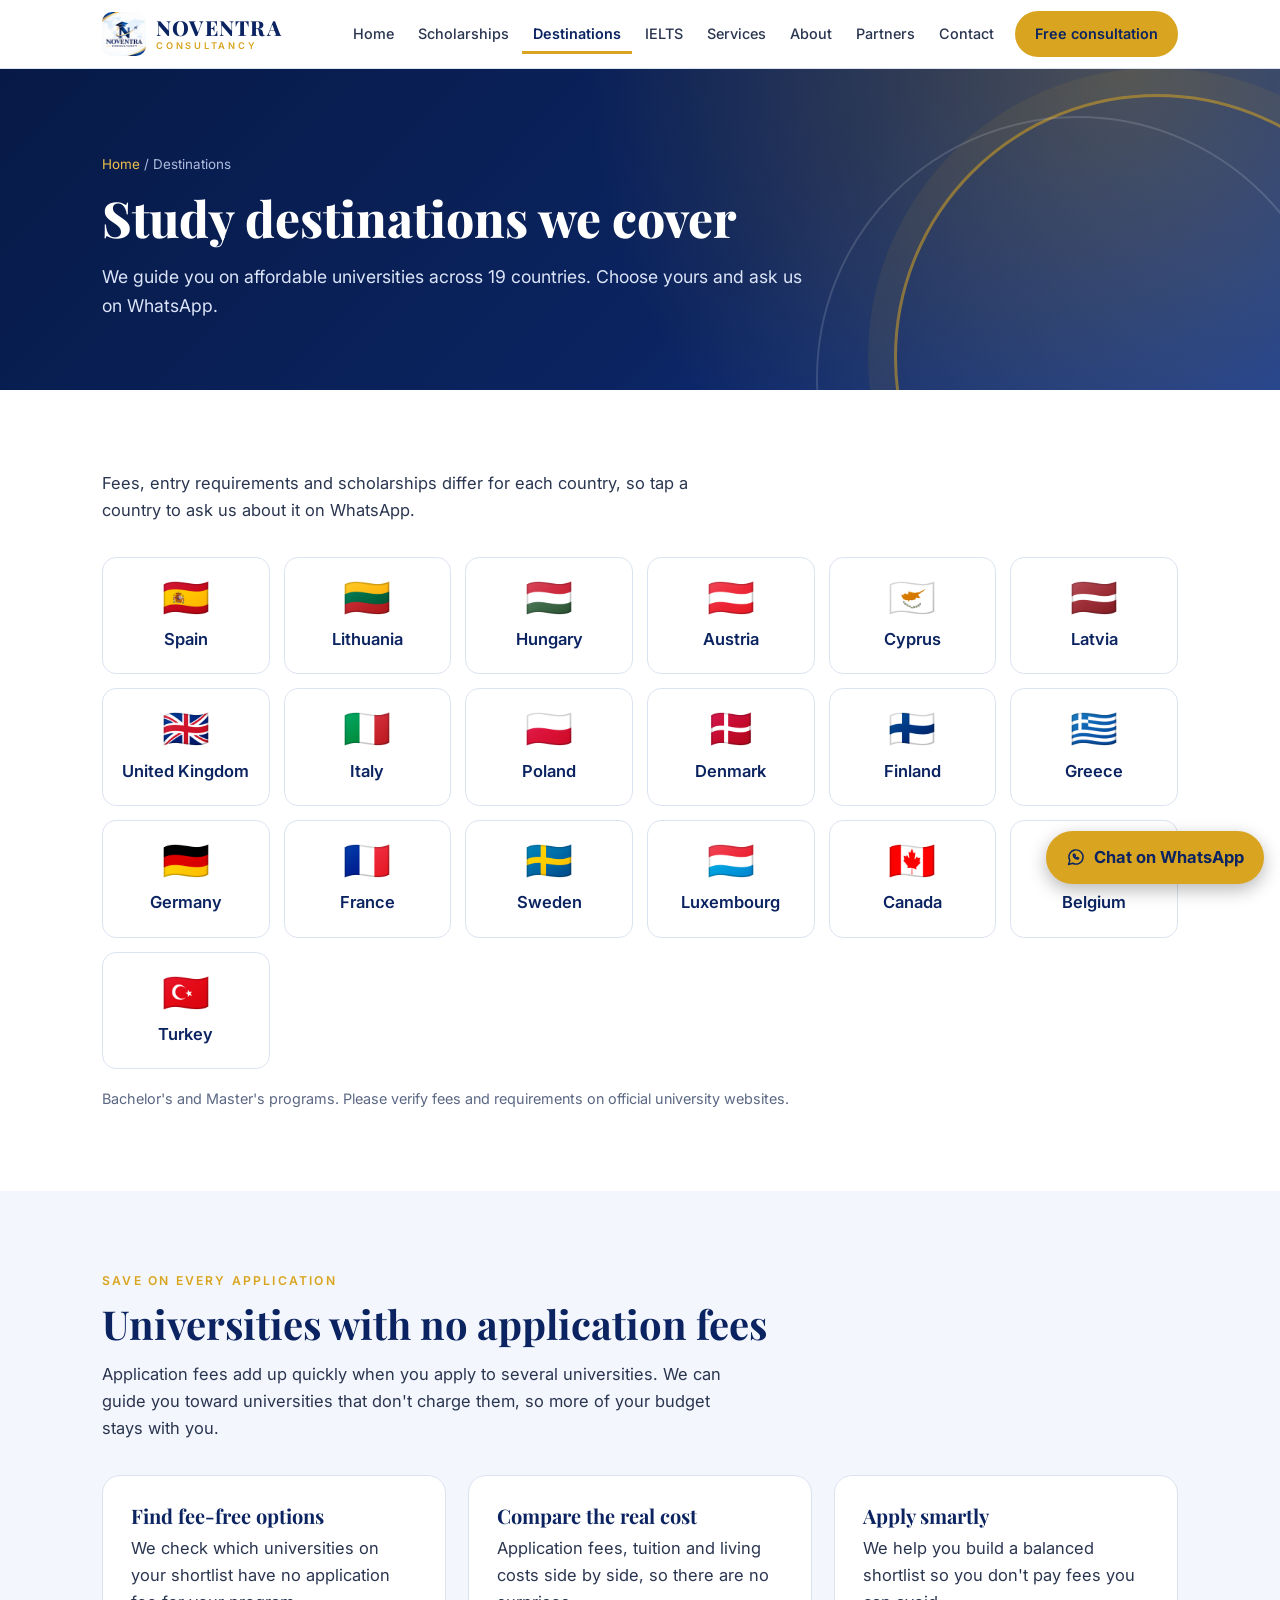
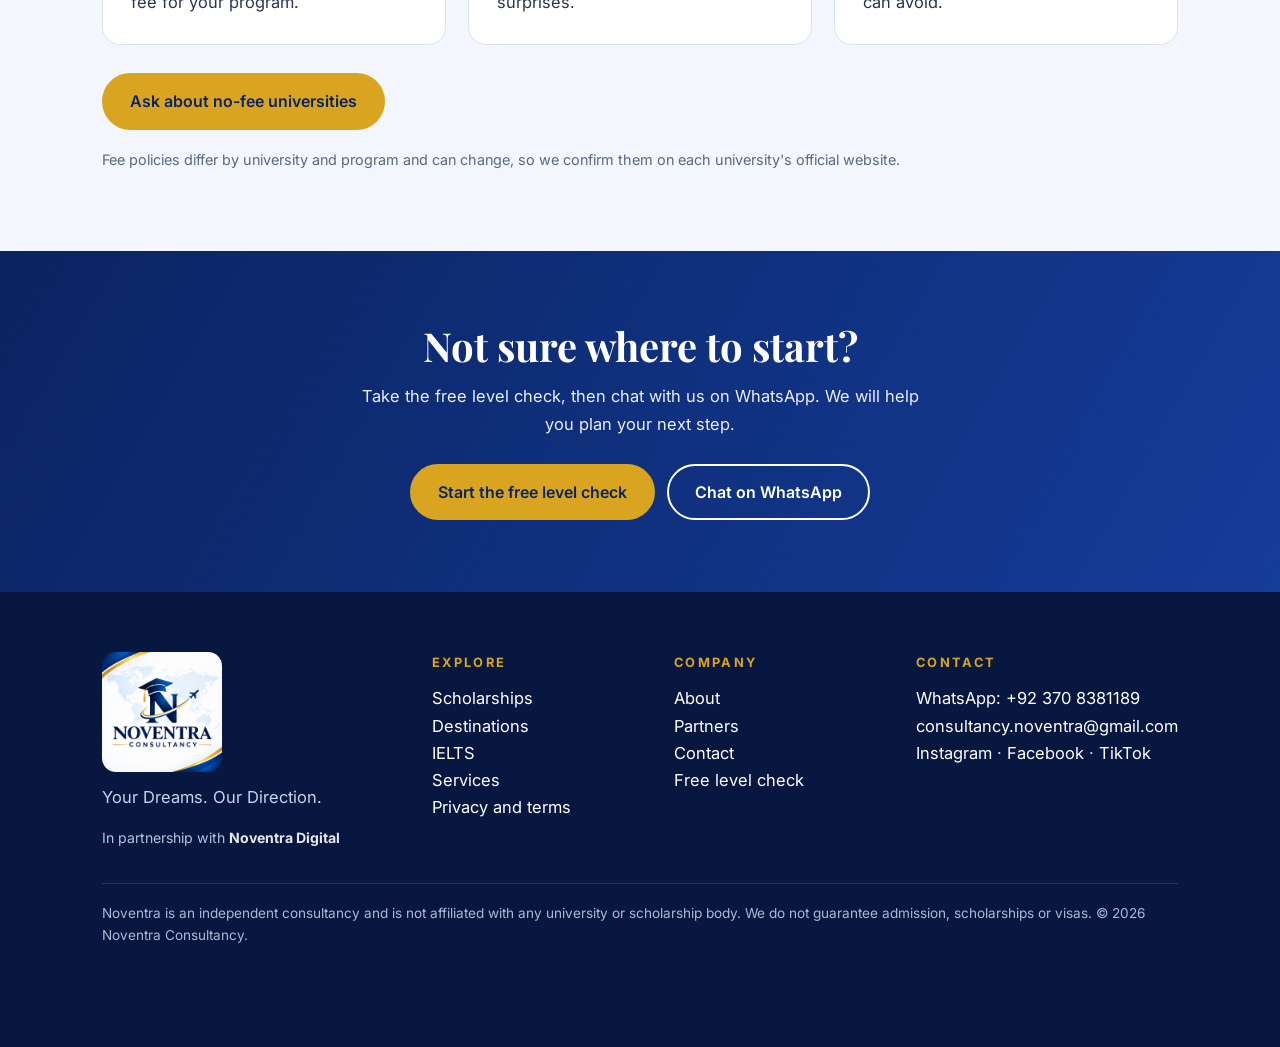
<file: destinations.html>
<!DOCTYPE html>
<html lang="en">
<head>
<meta charset="utf-8">
<meta name="viewport" content="width=device-width, initial-scale=1">
<title>Destinations | Noventra Consultancy</title>
<meta name="description" content="Study in Spain, Germany, Italy, Hungary, Poland, the UK, Canada and more. Affordable universities and no-application-fee options with Noventra Consultancy.">
<link rel="canonical" href="https://noventraconsultancy.github.io/destinations.html">
<link rel="icon" href="favicon.png">
<link rel="apple-touch-icon" href="favicon.png">
<meta name="theme-color" content="#0B2461">
<meta property="og:type" content="website">
<meta property="og:title" content="Destinations | Noventra Consultancy">
<meta property="og:description" content="Study in Spain, Germany, Italy, Hungary, Poland, the UK, Canada and more. Affordable universities and no-application-fee options with Noventra Consultancy.">
<meta property="og:image" content="https://noventraconsultancy.github.io/banner.jpg">
<meta property="og:url" content="https://noventraconsultancy.github.io/destinations.html">
<link rel="preconnect" href="https://fonts.googleapis.com">
<link rel="preconnect" href="https://fonts.gstatic.com" crossorigin>
<link href="https://fonts.googleapis.com/css2?family=Inter:wght@400;500;600;700&family=Playfair+Display:ital,wght@0,600;0,700;0,800;1,600&display=swap" rel="stylesheet">
<link rel="stylesheet" href="style.css">
</head>
<body>
<header><div class="wrap">
<a class="brand" href="index.html"><img src="favicon.png" alt="Noventra Consultancy logo"><span>NOVENTRA<small>CONSULTANCY</small></span></a>
<button class="burger" aria-label="Menu" aria-expanded="false"><span></span><span></span><span></span></button>
<nav><a href="index.html">Home</a><a href="scholarships.html">Scholarships</a><a href="destinations.html" class=on>Destinations</a><a href="ielts.html">IELTS</a><a href="services.html">Services</a><a href="about.html">About</a><a href="partners.html">Partners</a><a href="contact.html">Contact</a><a class="btn sm gold" href="https://wa.me/923708381189?text=Hi%20Noventra%2C%20I%20want%20to%20book%20a%20free%20consultation." target="_blank" rel="noopener">Free consultation</a></nav>
</div></header>
<main id="top">

<section class="phero"><div class="wrap"><p class="crumb"><a href="index.html">Home</a> / Destinations</p><h1>Study destinations we cover</h1><p class="lead">We guide you on affordable universities across 19 countries. Choose yours and ask us on WhatsApp.</p></div></section>
<section><div class="wrap"><p class="lead">Fees, entry requirements and scholarships differ for each country, so tap a country to ask us about it on WhatsApp.</p>
<div class="flags reveal"><a class="tile" href="https://wa.me/923708381189?text=Hi%20Noventra%2C%20I%20want%20to%20know%20about%20studying%20in%20Spain." target="_blank" rel="noopener"><img src="https://flagcdn.com/48x36/es.png" srcset="https://flagcdn.com/96x72/es.png 2x" width="48" height="36" alt="" onerror="var s=document.createElement('span');s.className='fe';s.textContent='🇪🇸';this.replaceWith(s)">Spain</a><a class="tile" href="https://wa.me/923708381189?text=Hi%20Noventra%2C%20I%20want%20to%20know%20about%20studying%20in%20Lithuania." target="_blank" rel="noopener"><img src="https://flagcdn.com/48x36/lt.png" srcset="https://flagcdn.com/96x72/lt.png 2x" width="48" height="36" alt="" onerror="var s=document.createElement('span');s.className='fe';s.textContent='🇱🇹';this.replaceWith(s)">Lithuania</a><a class="tile" href="https://wa.me/923708381189?text=Hi%20Noventra%2C%20I%20want%20to%20know%20about%20studying%20in%20Hungary." target="_blank" rel="noopener"><img src="https://flagcdn.com/48x36/hu.png" srcset="https://flagcdn.com/96x72/hu.png 2x" width="48" height="36" alt="" onerror="var s=document.createElement('span');s.className='fe';s.textContent='🇭🇺';this.replaceWith(s)">Hungary</a><a class="tile" href="https://wa.me/923708381189?text=Hi%20Noventra%2C%20I%20want%20to%20know%20about%20studying%20in%20Austria." target="_blank" rel="noopener"><img src="https://flagcdn.com/48x36/at.png" srcset="https://flagcdn.com/96x72/at.png 2x" width="48" height="36" alt="" onerror="var s=document.createElement('span');s.className='fe';s.textContent='🇦🇹';this.replaceWith(s)">Austria</a><a class="tile" href="https://wa.me/923708381189?text=Hi%20Noventra%2C%20I%20want%20to%20know%20about%20studying%20in%20Cyprus." target="_blank" rel="noopener"><img src="https://flagcdn.com/48x36/cy.png" srcset="https://flagcdn.com/96x72/cy.png 2x" width="48" height="36" alt="" onerror="var s=document.createElement('span');s.className='fe';s.textContent='🇨🇾';this.replaceWith(s)">Cyprus</a><a class="tile" href="https://wa.me/923708381189?text=Hi%20Noventra%2C%20I%20want%20to%20know%20about%20studying%20in%20Latvia." target="_blank" rel="noopener"><img src="https://flagcdn.com/48x36/lv.png" srcset="https://flagcdn.com/96x72/lv.png 2x" width="48" height="36" alt="" onerror="var s=document.createElement('span');s.className='fe';s.textContent='🇱🇻';this.replaceWith(s)">Latvia</a><a class="tile" href="https://wa.me/923708381189?text=Hi%20Noventra%2C%20I%20want%20to%20know%20about%20studying%20in%20United%20Kingdom." target="_blank" rel="noopener"><img src="https://flagcdn.com/48x36/gb.png" srcset="https://flagcdn.com/96x72/gb.png 2x" width="48" height="36" alt="" onerror="var s=document.createElement('span');s.className='fe';s.textContent='🇬🇧';this.replaceWith(s)">United Kingdom</a><a class="tile" href="https://wa.me/923708381189?text=Hi%20Noventra%2C%20I%20want%20to%20know%20about%20studying%20in%20Italy." target="_blank" rel="noopener"><img src="https://flagcdn.com/48x36/it.png" srcset="https://flagcdn.com/96x72/it.png 2x" width="48" height="36" alt="" onerror="var s=document.createElement('span');s.className='fe';s.textContent='🇮🇹';this.replaceWith(s)">Italy</a><a class="tile" href="https://wa.me/923708381189?text=Hi%20Noventra%2C%20I%20want%20to%20know%20about%20studying%20in%20Poland." target="_blank" rel="noopener"><img src="https://flagcdn.com/48x36/pl.png" srcset="https://flagcdn.com/96x72/pl.png 2x" width="48" height="36" alt="" onerror="var s=document.createElement('span');s.className='fe';s.textContent='🇵🇱';this.replaceWith(s)">Poland</a><a class="tile" href="https://wa.me/923708381189?text=Hi%20Noventra%2C%20I%20want%20to%20know%20about%20studying%20in%20Denmark." target="_blank" rel="noopener"><img src="https://flagcdn.com/48x36/dk.png" srcset="https://flagcdn.com/96x72/dk.png 2x" width="48" height="36" alt="" onerror="var s=document.createElement('span');s.className='fe';s.textContent='🇩🇰';this.replaceWith(s)">Denmark</a><a class="tile" href="https://wa.me/923708381189?text=Hi%20Noventra%2C%20I%20want%20to%20know%20about%20studying%20in%20Finland." target="_blank" rel="noopener"><img src="https://flagcdn.com/48x36/fi.png" srcset="https://flagcdn.com/96x72/fi.png 2x" width="48" height="36" alt="" onerror="var s=document.createElement('span');s.className='fe';s.textContent='🇫🇮';this.replaceWith(s)">Finland</a><a class="tile" href="https://wa.me/923708381189?text=Hi%20Noventra%2C%20I%20want%20to%20know%20about%20studying%20in%20Greece." target="_blank" rel="noopener"><img src="https://flagcdn.com/48x36/gr.png" srcset="https://flagcdn.com/96x72/gr.png 2x" width="48" height="36" alt="" onerror="var s=document.createElement('span');s.className='fe';s.textContent='🇬🇷';this.replaceWith(s)">Greece</a><a class="tile" href="https://wa.me/923708381189?text=Hi%20Noventra%2C%20I%20want%20to%20know%20about%20studying%20in%20Germany." target="_blank" rel="noopener"><img src="https://flagcdn.com/48x36/de.png" srcset="https://flagcdn.com/96x72/de.png 2x" width="48" height="36" alt="" onerror="var s=document.createElement('span');s.className='fe';s.textContent='🇩🇪';this.replaceWith(s)">Germany</a><a class="tile" href="https://wa.me/923708381189?text=Hi%20Noventra%2C%20I%20want%20to%20know%20about%20studying%20in%20France." target="_blank" rel="noopener"><img src="https://flagcdn.com/48x36/fr.png" srcset="https://flagcdn.com/96x72/fr.png 2x" width="48" height="36" alt="" onerror="var s=document.createElement('span');s.className='fe';s.textContent='🇫🇷';this.replaceWith(s)">France</a><a class="tile" href="https://wa.me/923708381189?text=Hi%20Noventra%2C%20I%20want%20to%20know%20about%20studying%20in%20Sweden." target="_blank" rel="noopener"><img src="https://flagcdn.com/48x36/se.png" srcset="https://flagcdn.com/96x72/se.png 2x" width="48" height="36" alt="" onerror="var s=document.createElement('span');s.className='fe';s.textContent='🇸🇪';this.replaceWith(s)">Sweden</a><a class="tile" href="https://wa.me/923708381189?text=Hi%20Noventra%2C%20I%20want%20to%20know%20about%20studying%20in%20Luxembourg." target="_blank" rel="noopener"><img src="https://flagcdn.com/48x36/lu.png" srcset="https://flagcdn.com/96x72/lu.png 2x" width="48" height="36" alt="" onerror="var s=document.createElement('span');s.className='fe';s.textContent='🇱🇺';this.replaceWith(s)">Luxembourg</a><a class="tile" href="https://wa.me/923708381189?text=Hi%20Noventra%2C%20I%20want%20to%20know%20about%20studying%20in%20Canada." target="_blank" rel="noopener"><img src="https://flagcdn.com/48x36/ca.png" srcset="https://flagcdn.com/96x72/ca.png 2x" width="48" height="36" alt="" onerror="var s=document.createElement('span');s.className='fe';s.textContent='🇨🇦';this.replaceWith(s)">Canada</a><a class="tile" href="https://wa.me/923708381189?text=Hi%20Noventra%2C%20I%20want%20to%20know%20about%20studying%20in%20Belgium." target="_blank" rel="noopener"><img src="https://flagcdn.com/48x36/be.png" srcset="https://flagcdn.com/96x72/be.png 2x" width="48" height="36" alt="" onerror="var s=document.createElement('span');s.className='fe';s.textContent='🇧🇪';this.replaceWith(s)">Belgium</a><a class="tile" href="https://wa.me/923708381189?text=Hi%20Noventra%2C%20I%20want%20to%20know%20about%20studying%20in%20Turkey." target="_blank" rel="noopener"><img src="https://flagcdn.com/48x36/tr.png" srcset="https://flagcdn.com/96x72/tr.png 2x" width="48" height="36" alt="" onerror="var s=document.createElement('span');s.className='fe';s.textContent='🇹🇷';this.replaceWith(s)">Turkey</a></div>
<p class="note">Bachelor's and Master's programs. Please verify fees and requirements on official university websites.</p></div></section>
<section class="alt" id="nofee"><div class="wrap"><p class="eye">Save on every application</p><h2>Universities with no application fees</h2><p class="lead">Application fees add up quickly when you apply to several universities. We can guide you toward universities that don't charge them, so more of your budget stays with you.</p>
<div class="grid reveal">
<div class="card"><h3>Find fee-free options</h3><p>We check which universities on your shortlist have no application fee for your program.</p></div>
<div class="card"><h3>Compare the real cost</h3><p>Application fees, tuition and living costs side by side, so there are no surprises.</p></div>
<div class="card"><h3>Apply smartly</h3><p>We help you build a balanced shortlist so you don't pay fees you can avoid.</p></div>
</div>
<div class="row left" style="margin-top:28px"><a class="btn gold" href="https://wa.me/923708381189?text=Hi%20Noventra%2C%20I%20want%20to%20know%20about%20universities%20with%20no%20application%20fees." target="_blank" rel="noopener">Ask about no-fee universities</a></div>
<p class="note">Fee policies differ by university and program and can change, so we confirm them on each university's official website.</p></div></section>
<section class="cta"><div class="wrap reveal"><h2>Not sure where to start?</h2><p>Take the free level check, then chat with us on WhatsApp. We will help you plan your next step.</p>
<div class="row"><a class="btn gold" href="https://forms.gle/o24CmH8H37z6ZtMg9">Start the free level check</a><a class="btn light" href="https://wa.me/923708381189?text=Hi%20Noventra%2C%20I%20want%20to%20book%20a%20free%20consultation." target="_blank" rel="noopener">Chat on WhatsApp</a></div></div></section>

</main>
<footer><div class="wrap">
<div class="grid">
<div><img class="flogo" src="logo.png" alt="Noventra Consultancy"><p>Your Dreams. Our Direction.</p><p class="pfoot">In partnership with <a href="partners.html"><strong>Noventra Digital</strong></a></p></div>
<div><h4>Explore</h4><p><a href="scholarships.html">Scholarships</a><br><a href="destinations.html">Destinations</a><br><a href="ielts.html">IELTS</a><br><a href="services.html">Services</a><br><a href="privacy.html">Privacy and terms</a></p></div>
<div><h4>Company</h4><p><a href="about.html">About</a><br><a href="partners.html">Partners</a><br><a href="contact.html">Contact</a><br><a href="https://forms.gle/o24CmH8H37z6ZtMg9">Free level check</a></p></div>
<div><h4>Contact</h4><p><a href="https://wa.me/923708381189?text=Hi%20Noventra%2C%20I%20want%20to%20book%20a%20free%20consultation." target="_blank" rel="noopener">WhatsApp: +92 370 8381189</a><br><a href="mailto:consultancy.noventra@gmail.com">consultancy.noventra@gmail.com</a><br><a href="https://www.instagram.com/noventra.consultancy">Instagram</a> &middot; <a href="https://www.facebook.com/share/1E3MG2Hus4/">Facebook</a> &middot; <a href="https://www.tiktok.com/@noventra.consultancy">TikTok</a></p></div>
</div>
<p class="fine">Noventra is an independent consultancy and is not affiliated with any university or scholarship body. We do not guarantee admission, scholarships or visas. &copy; 2026 Noventra Consultancy.</p>
</div></footer>
<a class="fab" href="https://wa.me/923708381189?text=Hi%20Noventra%2C%20I%20want%20to%20book%20a%20free%20consultation." target="_blank" rel="noopener" aria-label="Chat on WhatsApp"><svg viewBox="0 0 24 24" fill="none" stroke="currentColor" stroke-width="1.7" stroke-linecap="round" stroke-linejoin="round" aria-hidden="true"><path d="M3 21l1.6-4.8A8.5 8.5 0 1 1 8 19.5z"/><path d="M9 8.5c-.5 1-.3 2.4.8 3.8 1.1 1.4 2.6 2.2 3.9 2.3.8 0 1.4-.6 1.5-1.2l-1.8-.9-.8.8c-1-.4-1.8-1.2-2.2-2.2l.8-.8-.9-1.8c-.4 0-.9 0-1.3 0z"/></svg><span>Chat on WhatsApp</span></a>
<script src="script.js"></script>
</body>
</html>
</file>
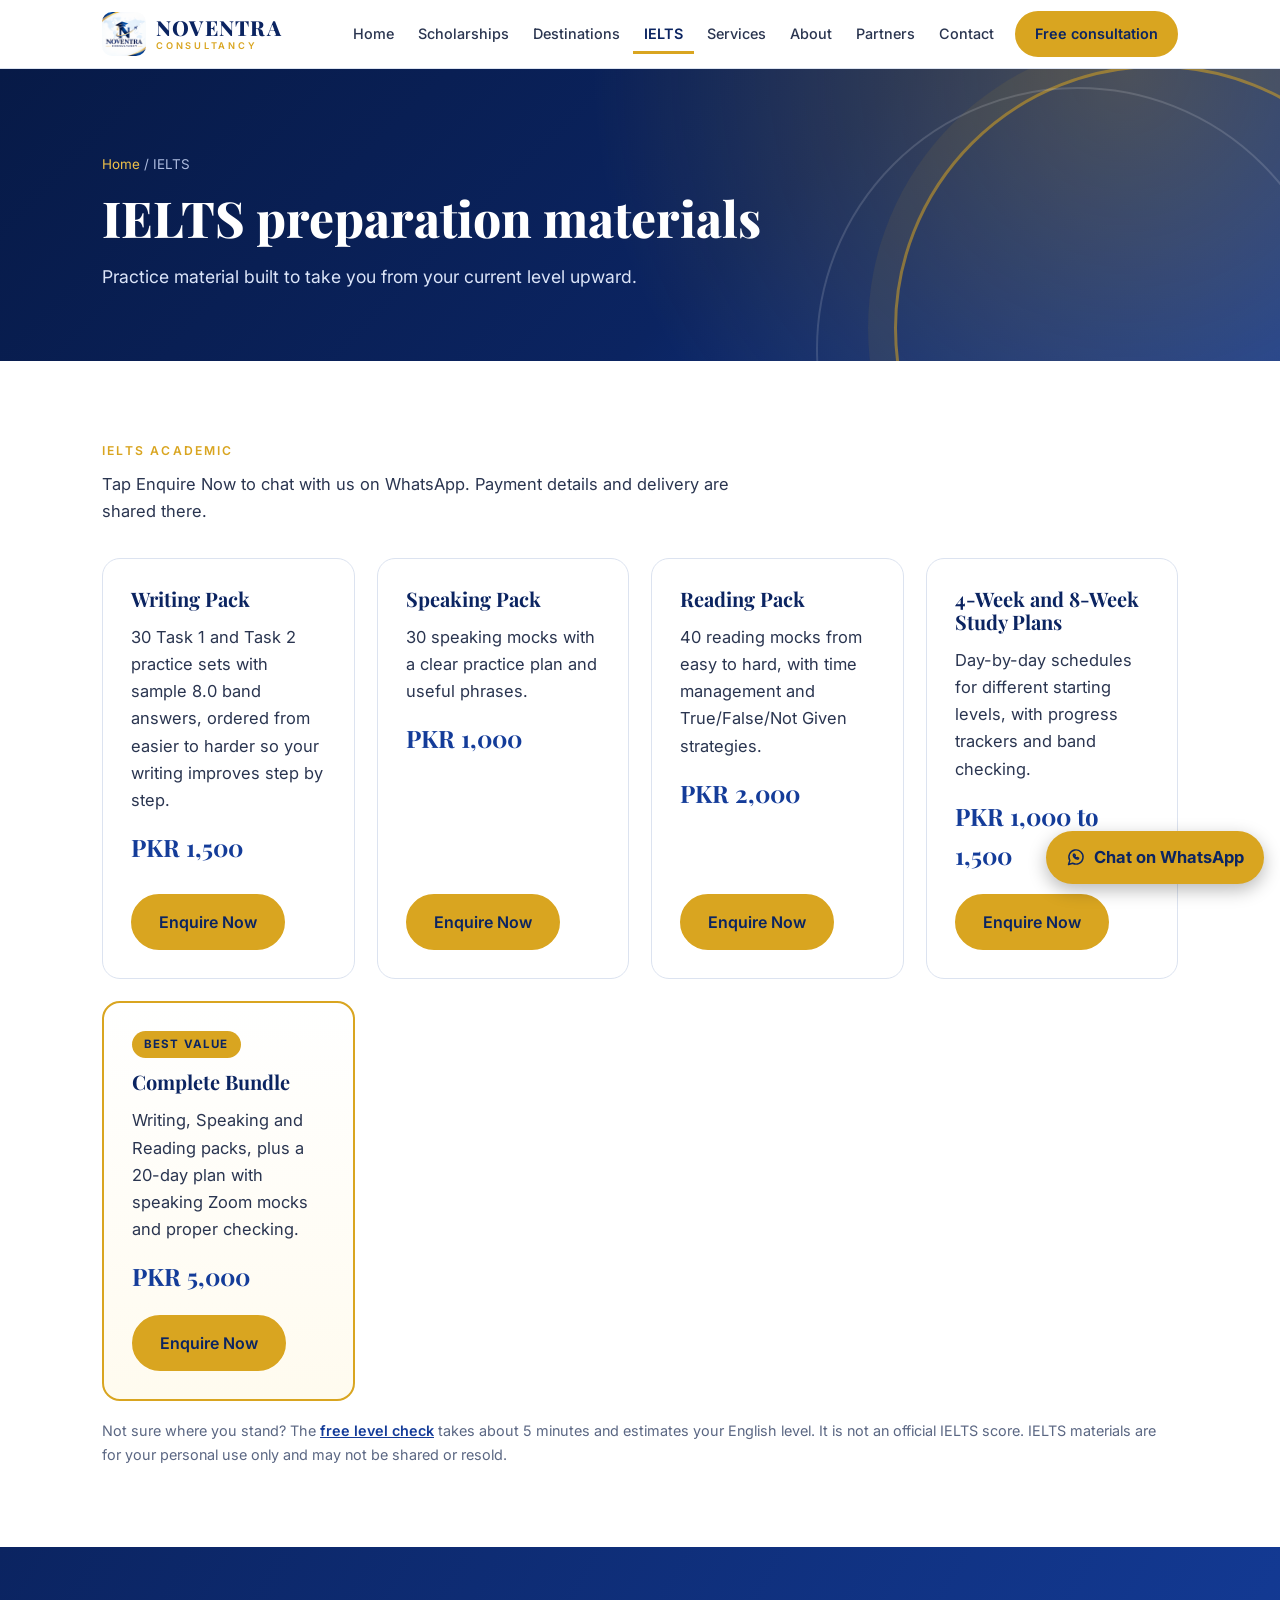
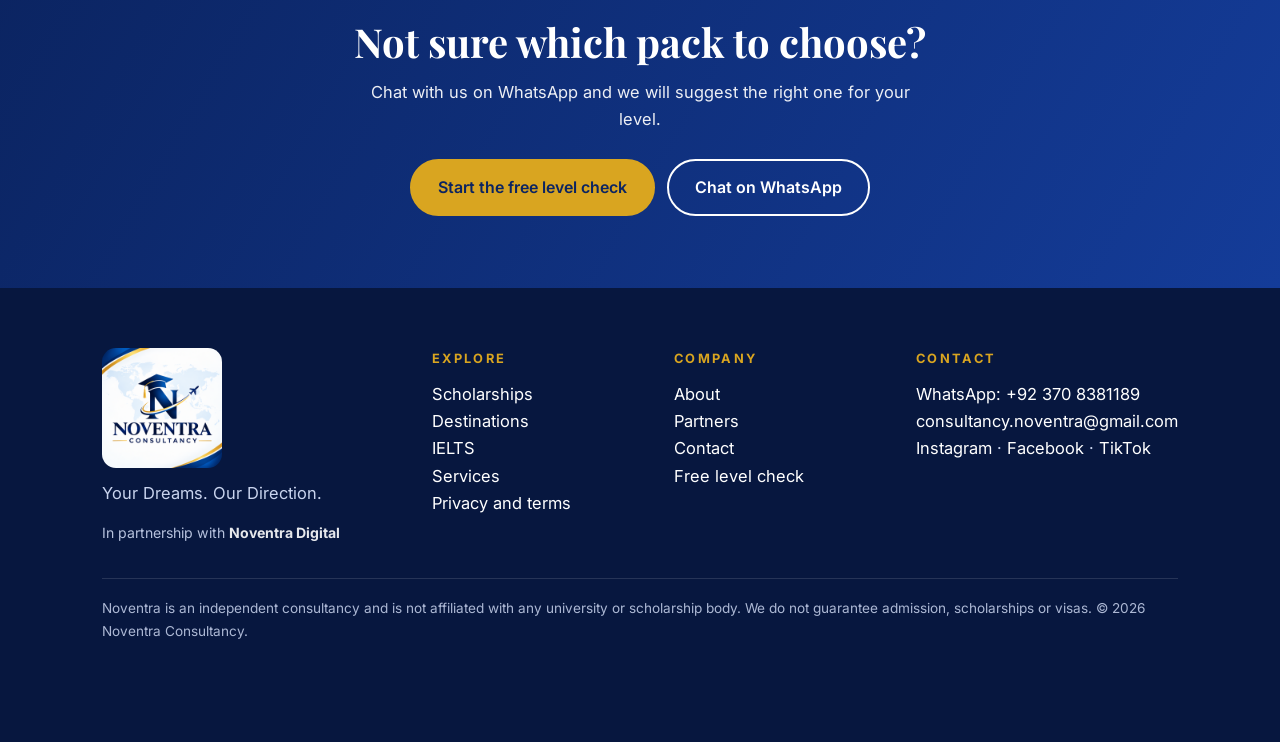
<file: ielts.html>
<!DOCTYPE html>
<html lang="en">
<head>
<meta charset="utf-8">
<meta name="viewport" content="width=device-width, initial-scale=1">
<title>IELTS Materials | Noventra Consultancy</title>
<meta name="description" content="IELTS Academic Writing, Speaking and Reading packs, study plans and a complete bundle from Noventra Consultancy.">
<link rel="canonical" href="https://noventraconsultancy.github.io/ielts.html">
<link rel="icon" href="favicon.png">
<link rel="apple-touch-icon" href="favicon.png">
<meta name="theme-color" content="#0B2461">
<meta property="og:type" content="website">
<meta property="og:title" content="IELTS Materials | Noventra Consultancy">
<meta property="og:description" content="IELTS Academic Writing, Speaking and Reading packs, study plans and a complete bundle from Noventra Consultancy.">
<meta property="og:image" content="https://noventraconsultancy.github.io/banner.jpg">
<meta property="og:url" content="https://noventraconsultancy.github.io/ielts.html">
<link rel="preconnect" href="https://fonts.googleapis.com">
<link rel="preconnect" href="https://fonts.gstatic.com" crossorigin>
<link href="https://fonts.googleapis.com/css2?family=Inter:wght@400;500;600;700&family=Playfair+Display:ital,wght@0,600;0,700;0,800;1,600&display=swap" rel="stylesheet">
<link rel="stylesheet" href="style.css">
</head>
<body>
<header><div class="wrap">
<a class="brand" href="index.html"><img src="favicon.png" alt="Noventra Consultancy logo"><span>NOVENTRA<small>CONSULTANCY</small></span></a>
<button class="burger" aria-label="Menu" aria-expanded="false"><span></span><span></span><span></span></button>
<nav><a href="index.html">Home</a><a href="scholarships.html">Scholarships</a><a href="destinations.html">Destinations</a><a href="ielts.html" class=on>IELTS</a><a href="services.html">Services</a><a href="about.html">About</a><a href="partners.html">Partners</a><a href="contact.html">Contact</a><a class="btn sm gold" href="https://wa.me/923708381189?text=Hi%20Noventra%2C%20I%20want%20to%20book%20a%20free%20consultation." target="_blank" rel="noopener">Free consultation</a></nav>
</div></header>
<main id="top">

<section class="phero"><div class="wrap"><p class="crumb"><a href="index.html">Home</a> / IELTS</p><h1>IELTS preparation materials</h1><p class="lead">Practice material built to take you from your current level upward.</p></div></section>
<section><div class="wrap"><p class="eye">IELTS Academic</p><p class="lead">Tap Enquire Now to chat with us on WhatsApp. Payment details and delivery are shared there.</p>
<div class="grid reveal"><div class="card prod"><h3>Writing Pack</h3><p>30 Task 1 and Task 2 practice sets with sample 8.0 band answers, ordered from easier to harder so your writing improves step by step.</p><div class="price">PKR 1,500</div><a class="btn gold" href="https://wa.me/923708381189?text=Hi%20Noventra%2C%20I%27m%20interested%20in%20the%20IELTS%20Writing%20Pack.%20Can%20you%20share%20the%20details%3F" target="_blank" rel="noopener">Enquire Now</a></div><div class="card prod"><h3>Speaking Pack</h3><p>30 speaking mocks with a clear practice plan and useful phrases.</p><div class="price">PKR 1,000</div><a class="btn gold" href="https://wa.me/923708381189?text=Hi%20Noventra%2C%20I%27m%20interested%20in%20the%20IELTS%20Speaking%20Pack.%20Can%20you%20share%20the%20details%3F" target="_blank" rel="noopener">Enquire Now</a></div><div class="card prod"><h3>Reading Pack</h3><p>40 reading mocks from easy to hard, with time management and True/False/Not Given strategies.</p><div class="price">PKR 2,000</div><a class="btn gold" href="https://wa.me/923708381189?text=Hi%20Noventra%2C%20I%27m%20interested%20in%20the%20IELTS%20Reading%20Pack.%20Can%20you%20share%20the%20details%3F" target="_blank" rel="noopener">Enquire Now</a></div><div class="card prod"><h3>4-Week and 8-Week Study Plans</h3><p>Day-by-day schedules for different starting levels, with progress trackers and band checking.</p><div class="price">PKR 1,000 to 1,500</div><a class="btn gold" href="https://wa.me/923708381189?text=Hi%20Noventra%2C%20I%27m%20interested%20in%20the%20IELTS%20Study%20Plans.%20Can%20you%20share%20the%20details%3F" target="_blank" rel="noopener">Enquire Now</a></div><div class="card prod feat"><span class="tag">Best value</span><h3>Complete Bundle</h3><p>Writing, Speaking and Reading packs, plus a 20-day plan with speaking Zoom mocks and proper checking.</p><div class="price">PKR 5,000</div><a class="btn gold" href="https://wa.me/923708381189?text=Hi%20Noventra%2C%20I%27m%20interested%20in%20the%20IELTS%20Complete%20Bundle.%20Can%20you%20share%20the%20details%3F" target="_blank" rel="noopener">Enquire Now</a></div></div>
<p class="note">Not sure where you stand? The <a href="https://forms.gle/o24CmH8H37z6ZtMg9">free level check</a> takes about 5 minutes and estimates your English level. It is not an official IELTS score. IELTS materials are for your personal use only and may not be shared or resold.</p></div></section>
<section class="cta"><div class="wrap reveal"><h2>Not sure which pack to choose?</h2><p>Chat with us on WhatsApp and we will suggest the right one for your level.</p>
<div class="row"><a class="btn gold" href="https://forms.gle/o24CmH8H37z6ZtMg9">Start the free level check</a><a class="btn light" href="https://wa.me/923708381189?text=Hi%20Noventra%2C%20I%20want%20to%20book%20a%20free%20consultation." target="_blank" rel="noopener">Chat on WhatsApp</a></div></div></section>

</main>
<footer><div class="wrap">
<div class="grid">
<div><img class="flogo" src="logo.png" alt="Noventra Consultancy"><p>Your Dreams. Our Direction.</p><p class="pfoot">In partnership with <a href="partners.html"><strong>Noventra Digital</strong></a></p></div>
<div><h4>Explore</h4><p><a href="scholarships.html">Scholarships</a><br><a href="destinations.html">Destinations</a><br><a href="ielts.html">IELTS</a><br><a href="services.html">Services</a><br><a href="privacy.html">Privacy and terms</a></p></div>
<div><h4>Company</h4><p><a href="about.html">About</a><br><a href="partners.html">Partners</a><br><a href="contact.html">Contact</a><br><a href="https://forms.gle/o24CmH8H37z6ZtMg9">Free level check</a></p></div>
<div><h4>Contact</h4><p><a href="https://wa.me/923708381189?text=Hi%20Noventra%2C%20I%20want%20to%20book%20a%20free%20consultation." target="_blank" rel="noopener">WhatsApp: +92 370 8381189</a><br><a href="mailto:consultancy.noventra@gmail.com">consultancy.noventra@gmail.com</a><br><a href="https://www.instagram.com/noventra.consultancy">Instagram</a> &middot; <a href="https://www.facebook.com/share/1E3MG2Hus4/">Facebook</a> &middot; <a href="https://www.tiktok.com/@noventra.consultancy">TikTok</a></p></div>
</div>
<p class="fine">Noventra is an independent consultancy and is not affiliated with any university or scholarship body. We do not guarantee admission, scholarships or visas. &copy; 2026 Noventra Consultancy.</p>
</div></footer>
<a class="fab" href="https://wa.me/923708381189?text=Hi%20Noventra%2C%20I%20want%20to%20book%20a%20free%20consultation." target="_blank" rel="noopener" aria-label="Chat on WhatsApp"><svg viewBox="0 0 24 24" fill="none" stroke="currentColor" stroke-width="1.7" stroke-linecap="round" stroke-linejoin="round" aria-hidden="true"><path d="M3 21l1.6-4.8A8.5 8.5 0 1 1 8 19.5z"/><path d="M9 8.5c-.5 1-.3 2.4.8 3.8 1.1 1.4 2.6 2.2 3.9 2.3.8 0 1.4-.6 1.5-1.2l-1.8-.9-.8.8c-1-.4-1.8-1.2-2.2-2.2l.8-.8-.9-1.8c-.4 0-.9 0-1.3 0z"/></svg><span>Chat on WhatsApp</span></a>
<script src="script.js"></script>
</body>
</html>
</file>
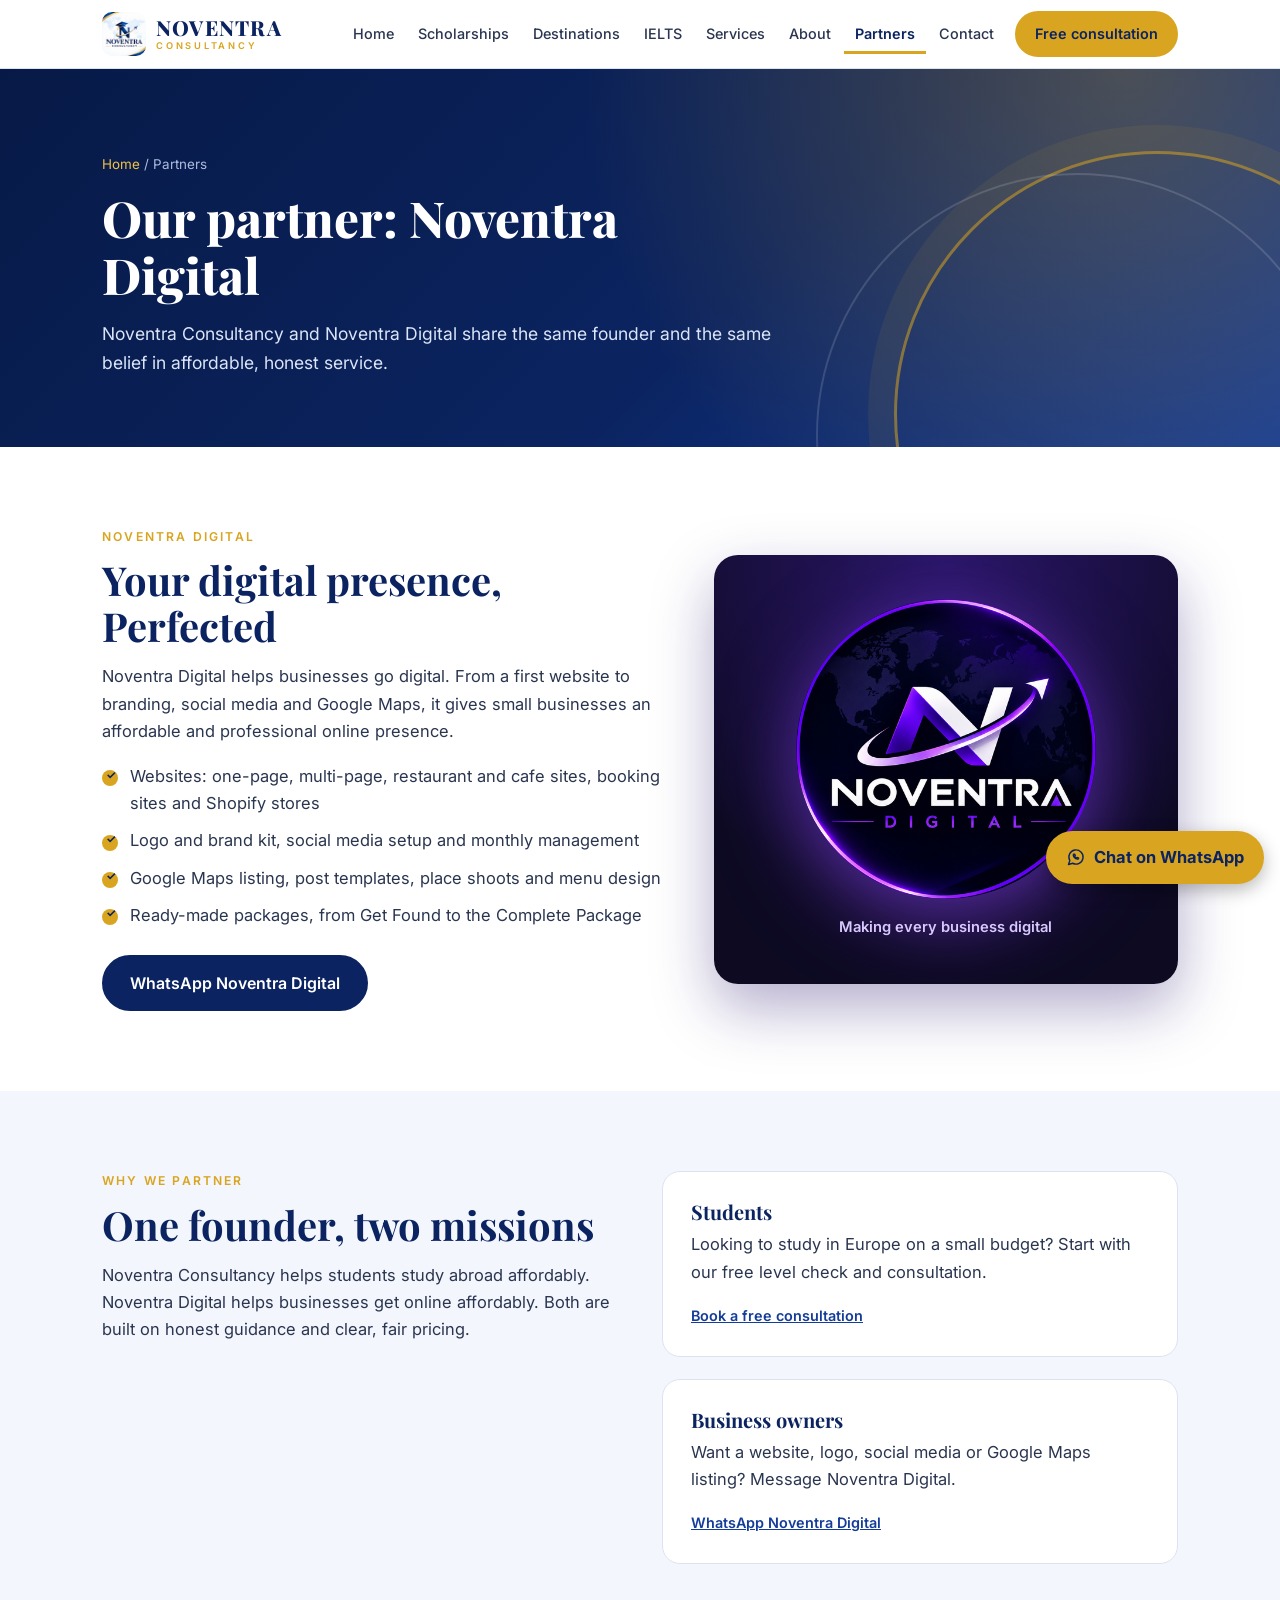
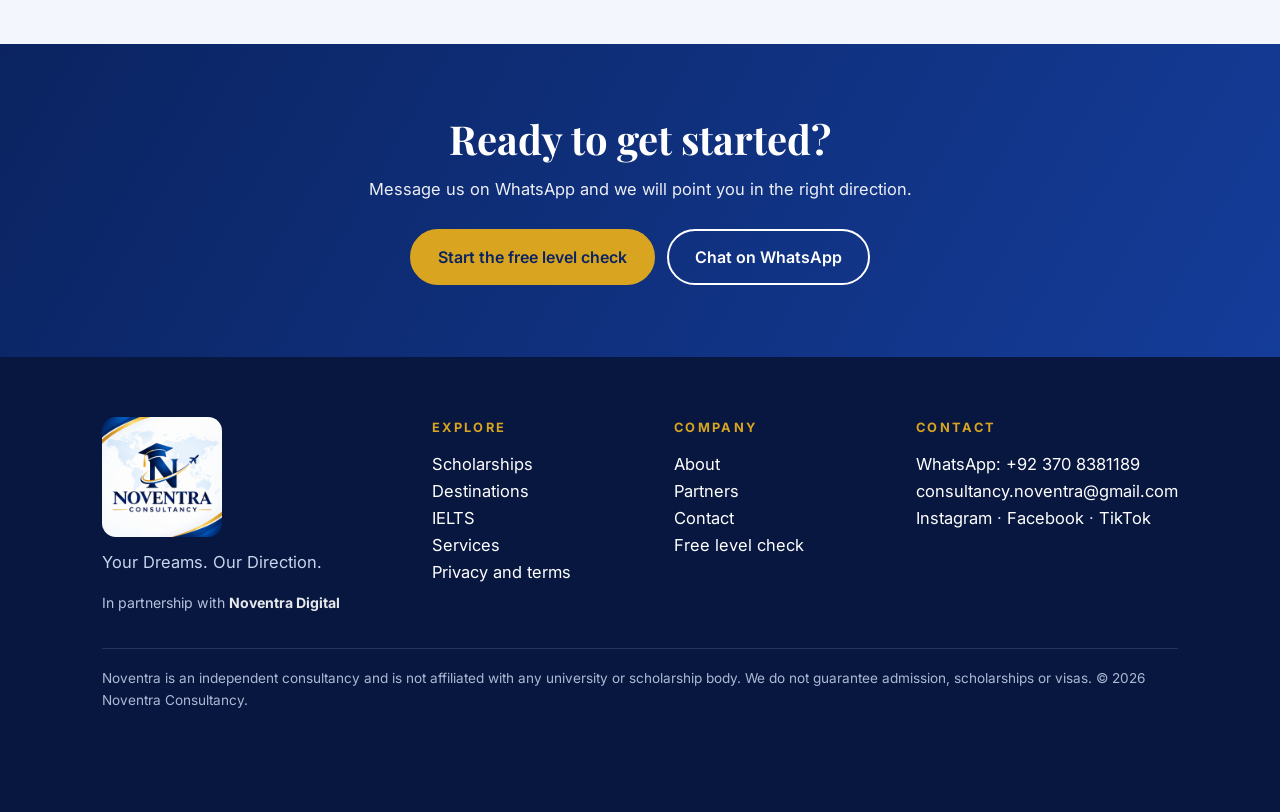
<file: partners.html>
<!DOCTYPE html>
<html lang="en">
<head>
<meta charset="utf-8">
<meta name="viewport" content="width=device-width, initial-scale=1">
<title>Partners | Noventra Consultancy</title>
<meta name="description" content="Noventra Consultancy partners with Noventra Digital, which builds affordable websites, branding and social media for businesses.">
<link rel="canonical" href="https://noventraconsultancy.github.io/partners.html">
<link rel="icon" href="favicon.png">
<link rel="apple-touch-icon" href="favicon.png">
<meta name="theme-color" content="#0B2461">
<meta property="og:type" content="website">
<meta property="og:title" content="Partners | Noventra Consultancy">
<meta property="og:description" content="Noventra Consultancy partners with Noventra Digital, which builds affordable websites, branding and social media for businesses.">
<meta property="og:image" content="https://noventraconsultancy.github.io/banner.jpg">
<meta property="og:url" content="https://noventraconsultancy.github.io/partners.html">
<link rel="preconnect" href="https://fonts.googleapis.com">
<link rel="preconnect" href="https://fonts.gstatic.com" crossorigin>
<link href="https://fonts.googleapis.com/css2?family=Inter:wght@400;500;600;700&family=Playfair+Display:ital,wght@0,600;0,700;0,800;1,600&display=swap" rel="stylesheet">
<link rel="stylesheet" href="style.css">
</head>
<body>
<header><div class="wrap">
<a class="brand" href="index.html"><img src="favicon.png" alt="Noventra Consultancy logo"><span>NOVENTRA<small>CONSULTANCY</small></span></a>
<button class="burger" aria-label="Menu" aria-expanded="false"><span></span><span></span><span></span></button>
<nav><a href="index.html">Home</a><a href="scholarships.html">Scholarships</a><a href="destinations.html">Destinations</a><a href="ielts.html">IELTS</a><a href="services.html">Services</a><a href="about.html">About</a><a href="partners.html" class=on>Partners</a><a href="contact.html">Contact</a><a class="btn sm gold" href="https://wa.me/923708381189?text=Hi%20Noventra%2C%20I%20want%20to%20book%20a%20free%20consultation." target="_blank" rel="noopener">Free consultation</a></nav>
</div></header>
<main id="top">

<section class="phero"><div class="wrap"><p class="crumb"><a href="index.html">Home</a> / Partners</p><h1>Our partner: Noventra Digital</h1><p class="lead">Noventra Consultancy and Noventra Digital share the same founder and the same belief in affordable, honest service.</p></div></section>
<section><div class="wrap partner reveal">
  <div>
    <p class="eye">Noventra Digital</p>
    <h2>Your digital presence, Perfected</h2>
    <p>Noventra Digital helps businesses go digital. From a first website to branding, social media and Google Maps, it gives small businesses an affordable and professional online presence.</p>
    <ul class="plist"><li>Websites: one-page, multi-page, restaurant and cafe sites, booking sites and Shopify stores</li><li>Logo and brand kit, social media setup and monthly management</li><li>Google Maps listing, post templates, place shoots and menu design</li><li>Ready-made packages, from Get Found to the Complete Package</li></ul>
    <div class="row left" style="margin-top:26px"><a class="btn" href="https://wa.me/923148647623?text=Hi%20Noventra%20Digital%2C%20I%20would%20like%20to%20know%20more." target="_blank" rel="noopener">WhatsApp Noventra Digital</a></div>
  </div>
  <div class="pcard"><img src="noventra-digital-logo.png" alt="Noventra Digital logo" width="300" height="300"><i>Making every business digital</i></div>
</div></section>
<section class="alt"><div class="wrap split">
<div class="reveal"><p class="eye">Why we partner</p><h2>One founder, two missions</h2><p>Noventra Consultancy helps students study abroad affordably. Noventra Digital helps businesses get online affordably. Both are built on honest guidance and clear, fair pricing.</p></div>
<div class="grid reveal" style="grid-template-columns:1fr">
<div class="card"><h3>Students</h3><p>Looking to study in Europe on a small budget? Start with our free level check and consultation.</p><p class="note"><a href="https://wa.me/923708381189?text=Hi%20Noventra%2C%20I%20want%20to%20book%20a%20free%20consultation." target="_blank" rel="noopener">Book a free consultation</a></p></div>
<div class="card"><h3>Business owners</h3><p>Want a website, logo, social media or Google Maps listing? Message Noventra Digital.</p><p class="note"><a href="https://wa.me/923148647623?text=Hi%20Noventra%20Digital%2C%20I%20would%20like%20to%20know%20more." target="_blank" rel="noopener">WhatsApp Noventra Digital</a></p></div>
</div></div></section>
<section class="cta"><div class="wrap reveal"><h2>Ready to get started?</h2><p>Message us on WhatsApp and we will point you in the right direction.</p>
<div class="row"><a class="btn gold" href="https://forms.gle/o24CmH8H37z6ZtMg9">Start the free level check</a><a class="btn light" href="https://wa.me/923708381189?text=Hi%20Noventra%2C%20I%20want%20to%20book%20a%20free%20consultation." target="_blank" rel="noopener">Chat on WhatsApp</a></div></div></section>

</main>
<footer><div class="wrap">
<div class="grid">
<div><img class="flogo" src="logo.png" alt="Noventra Consultancy"><p>Your Dreams. Our Direction.</p><p class="pfoot">In partnership with <a href="partners.html"><strong>Noventra Digital</strong></a></p></div>
<div><h4>Explore</h4><p><a href="scholarships.html">Scholarships</a><br><a href="destinations.html">Destinations</a><br><a href="ielts.html">IELTS</a><br><a href="services.html">Services</a><br><a href="privacy.html">Privacy and terms</a></p></div>
<div><h4>Company</h4><p><a href="about.html">About</a><br><a href="partners.html">Partners</a><br><a href="contact.html">Contact</a><br><a href="https://forms.gle/o24CmH8H37z6ZtMg9">Free level check</a></p></div>
<div><h4>Contact</h4><p><a href="https://wa.me/923708381189?text=Hi%20Noventra%2C%20I%20want%20to%20book%20a%20free%20consultation." target="_blank" rel="noopener">WhatsApp: +92 370 8381189</a><br><a href="mailto:consultancy.noventra@gmail.com">consultancy.noventra@gmail.com</a><br><a href="https://www.instagram.com/noventra.consultancy">Instagram</a> &middot; <a href="https://www.facebook.com/share/1E3MG2Hus4/">Facebook</a> &middot; <a href="https://www.tiktok.com/@noventra.consultancy">TikTok</a></p></div>
</div>
<p class="fine">Noventra is an independent consultancy and is not affiliated with any university or scholarship body. We do not guarantee admission, scholarships or visas. &copy; 2026 Noventra Consultancy.</p>
</div></footer>
<a class="fab" href="https://wa.me/923708381189?text=Hi%20Noventra%2C%20I%20want%20to%20book%20a%20free%20consultation." target="_blank" rel="noopener" aria-label="Chat on WhatsApp"><svg viewBox="0 0 24 24" fill="none" stroke="currentColor" stroke-width="1.7" stroke-linecap="round" stroke-linejoin="round" aria-hidden="true"><path d="M3 21l1.6-4.8A8.5 8.5 0 1 1 8 19.5z"/><path d="M9 8.5c-.5 1-.3 2.4.8 3.8 1.1 1.4 2.6 2.2 3.9 2.3.8 0 1.4-.6 1.5-1.2l-1.8-.9-.8.8c-1-.4-1.8-1.2-2.2-2.2l.8-.8-.9-1.8c-.4 0-.9 0-1.3 0z"/></svg><span>Chat on WhatsApp</span></a>
<script src="script.js"></script>
</body>
</html>
</file>
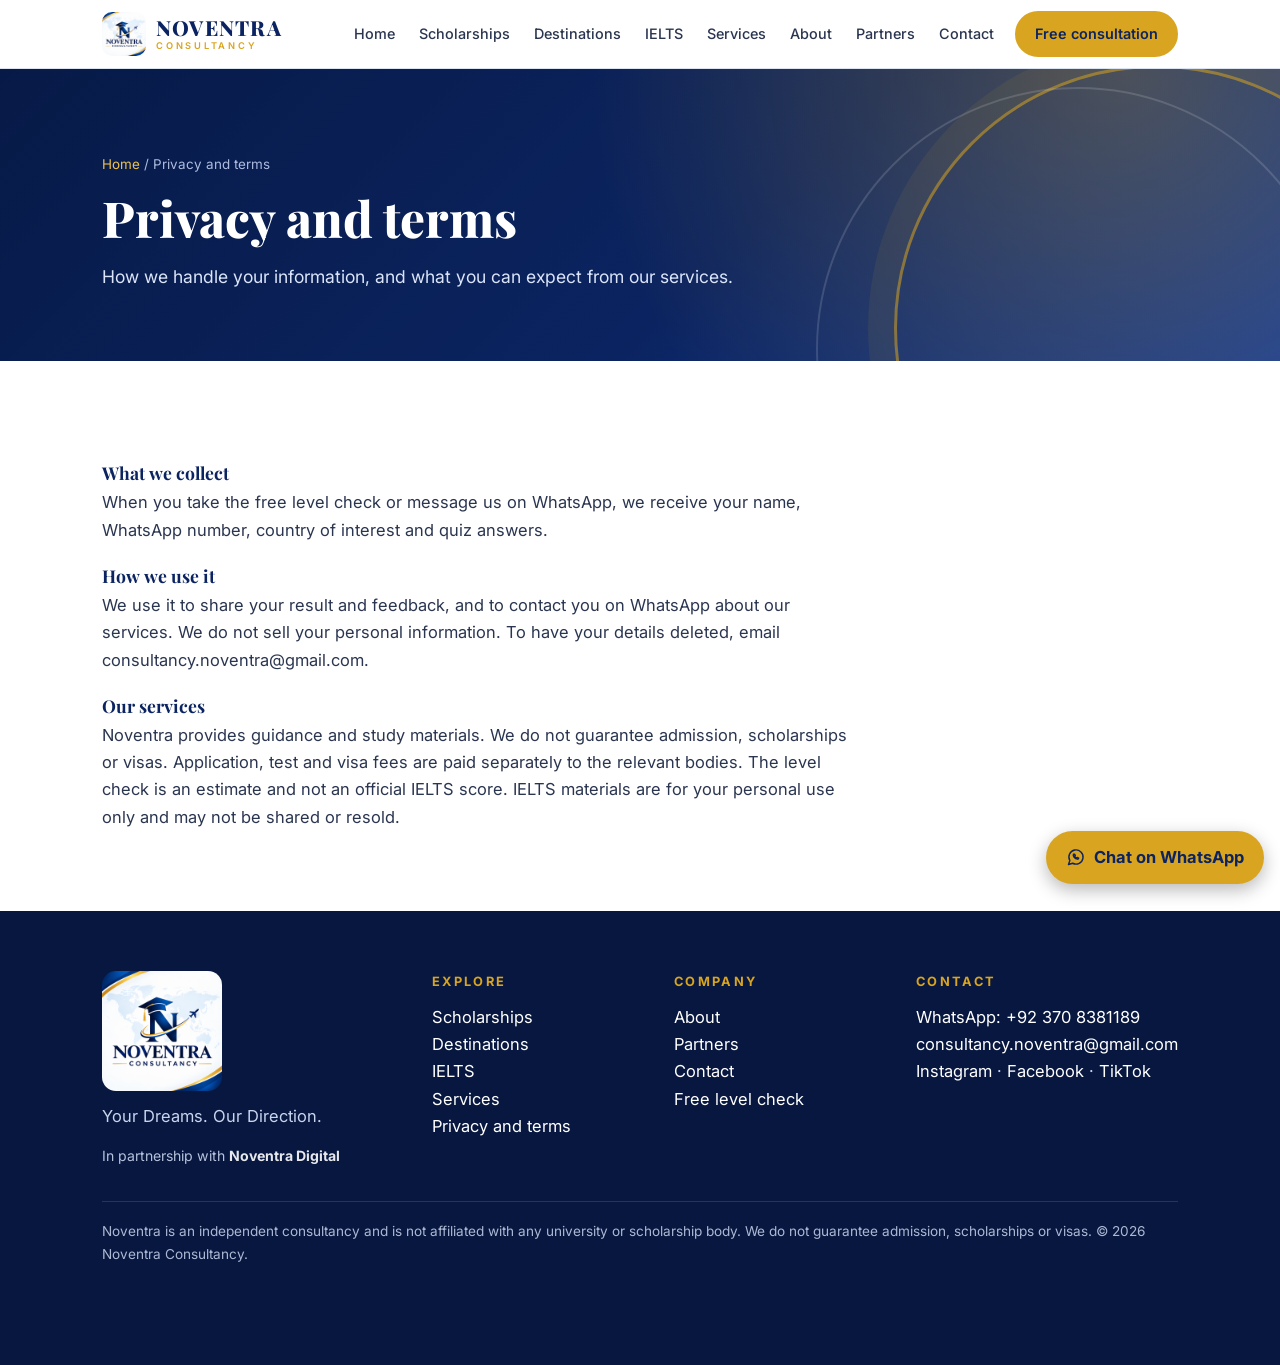
<file: privacy.html>
<!DOCTYPE html>
<html lang="en">
<head>
<meta charset="utf-8">
<meta name="viewport" content="width=device-width, initial-scale=1">
<title>Privacy and Terms | Noventra Consultancy</title>
<meta name="description" content="Privacy and terms for Noventra Consultancy.">
<link rel="canonical" href="https://noventraconsultancy.github.io/privacy.html">
<link rel="icon" href="favicon.png">
<link rel="apple-touch-icon" href="favicon.png">
<meta name="theme-color" content="#0B2461">
<meta property="og:type" content="website">
<meta property="og:title" content="Privacy and Terms | Noventra Consultancy">
<meta property="og:description" content="Privacy and terms for Noventra Consultancy.">
<meta property="og:image" content="https://noventraconsultancy.github.io/banner.jpg">
<meta property="og:url" content="https://noventraconsultancy.github.io/privacy.html">
<link rel="preconnect" href="https://fonts.googleapis.com">
<link rel="preconnect" href="https://fonts.gstatic.com" crossorigin>
<link href="https://fonts.googleapis.com/css2?family=Inter:wght@400;500;600;700&family=Playfair+Display:ital,wght@0,600;0,700;0,800;1,600&display=swap" rel="stylesheet">
<link rel="stylesheet" href="style.css">
</head>
<body>
<header><div class="wrap">
<a class="brand" href="index.html"><img src="favicon.png" alt="Noventra Consultancy logo"><span>NOVENTRA<small>CONSULTANCY</small></span></a>
<button class="burger" aria-label="Menu" aria-expanded="false"><span></span><span></span><span></span></button>
<nav><a href="index.html">Home</a><a href="scholarships.html">Scholarships</a><a href="destinations.html">Destinations</a><a href="ielts.html">IELTS</a><a href="services.html">Services</a><a href="about.html">About</a><a href="partners.html">Partners</a><a href="contact.html">Contact</a><a class="btn sm gold" href="https://wa.me/923708381189?text=Hi%20Noventra%2C%20I%20want%20to%20book%20a%20free%20consultation." target="_blank" rel="noopener">Free consultation</a></nav>
</div></header>
<main id="top">

<section class="phero"><div class="wrap"><p class="crumb"><a href="index.html">Home</a> / Privacy and terms</p><h1>Privacy and terms</h1><p class="lead">How we handle your information, and what you can expect from our services.</p></div></section>
<section class="legal"><div class="wrap">
<h3>What we collect</h3><p>When you take the free level check or message us on WhatsApp, we receive your name, WhatsApp number, country of interest and quiz answers.</p>
<h3>How we use it</h3><p>We use it to share your result and feedback, and to contact you on WhatsApp about our services. We do not sell your personal information. To have your details deleted, email consultancy.noventra@gmail.com.</p>
<h3>Our services</h3><p>Noventra provides guidance and study materials. We do not guarantee admission, scholarships or visas. Application, test and visa fees are paid separately to the relevant bodies. The level check is an estimate and not an official IELTS score. IELTS materials are for your personal use only and may not be shared or resold.</p>
</div></section>

</main>
<footer><div class="wrap">
<div class="grid">
<div><img class="flogo" src="logo.png" alt="Noventra Consultancy"><p>Your Dreams. Our Direction.</p><p class="pfoot">In partnership with <a href="partners.html"><strong>Noventra Digital</strong></a></p></div>
<div><h4>Explore</h4><p><a href="scholarships.html">Scholarships</a><br><a href="destinations.html">Destinations</a><br><a href="ielts.html">IELTS</a><br><a href="services.html">Services</a><br><a href="privacy.html">Privacy and terms</a></p></div>
<div><h4>Company</h4><p><a href="about.html">About</a><br><a href="partners.html">Partners</a><br><a href="contact.html">Contact</a><br><a href="https://forms.gle/o24CmH8H37z6ZtMg9">Free level check</a></p></div>
<div><h4>Contact</h4><p><a href="https://wa.me/923708381189?text=Hi%20Noventra%2C%20I%20want%20to%20book%20a%20free%20consultation." target="_blank" rel="noopener">WhatsApp: +92 370 8381189</a><br><a href="mailto:consultancy.noventra@gmail.com">consultancy.noventra@gmail.com</a><br><a href="https://www.instagram.com/noventra.consultancy">Instagram</a> &middot; <a href="https://www.facebook.com/share/1E3MG2Hus4/">Facebook</a> &middot; <a href="https://www.tiktok.com/@noventra.consultancy">TikTok</a></p></div>
</div>
<p class="fine">Noventra is an independent consultancy and is not affiliated with any university or scholarship body. We do not guarantee admission, scholarships or visas. &copy; 2026 Noventra Consultancy.</p>
</div></footer>
<a class="fab" href="https://wa.me/923708381189?text=Hi%20Noventra%2C%20I%20want%20to%20book%20a%20free%20consultation." target="_blank" rel="noopener" aria-label="Chat on WhatsApp"><svg viewBox="0 0 24 24" fill="none" stroke="currentColor" stroke-width="1.7" stroke-linecap="round" stroke-linejoin="round" aria-hidden="true"><path d="M3 21l1.6-4.8A8.5 8.5 0 1 1 8 19.5z"/><path d="M9 8.5c-.5 1-.3 2.4.8 3.8 1.1 1.4 2.6 2.2 3.9 2.3.8 0 1.4-.6 1.5-1.2l-1.8-.9-.8.8c-1-.4-1.8-1.2-2.2-2.2l.8-.8-.9-1.8c-.4 0-.9 0-1.3 0z"/></svg><span>Chat on WhatsApp</span></a>
<script src="script.js"></script>
</body>
</html>
</file>
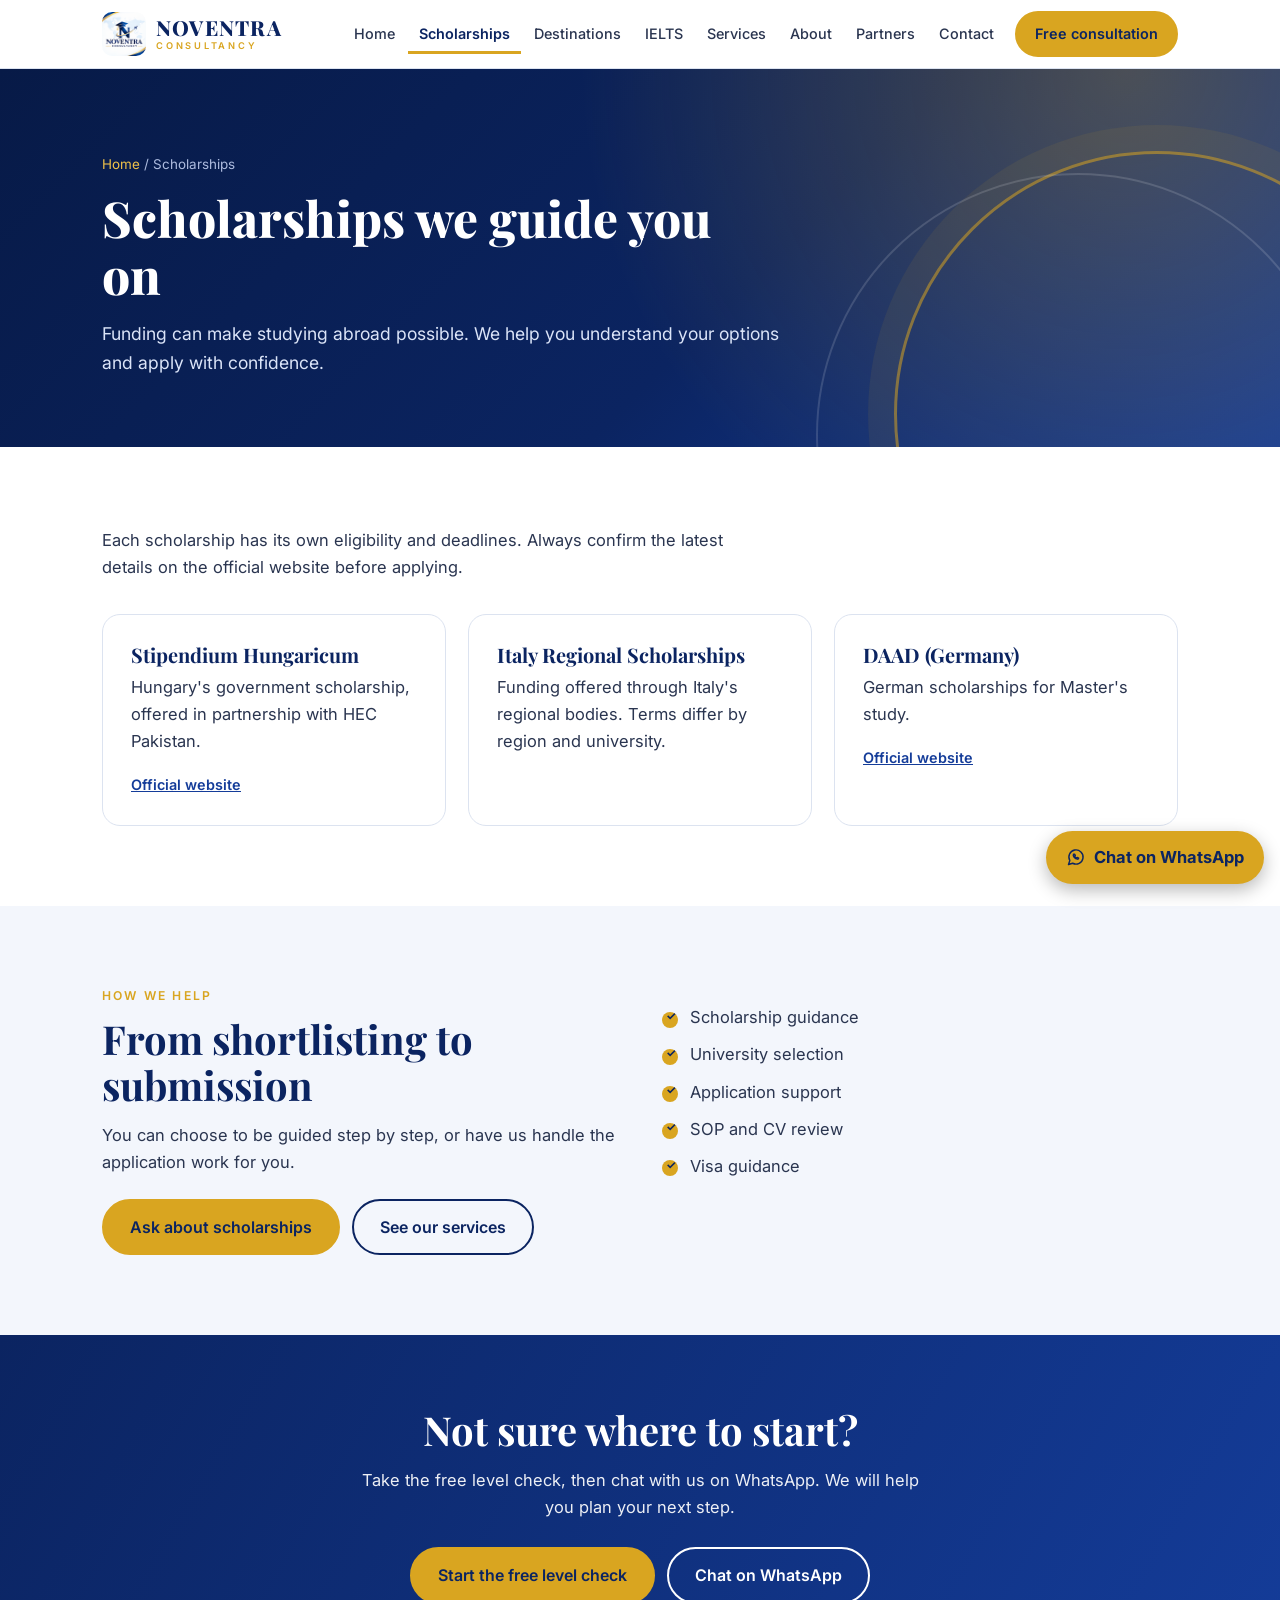
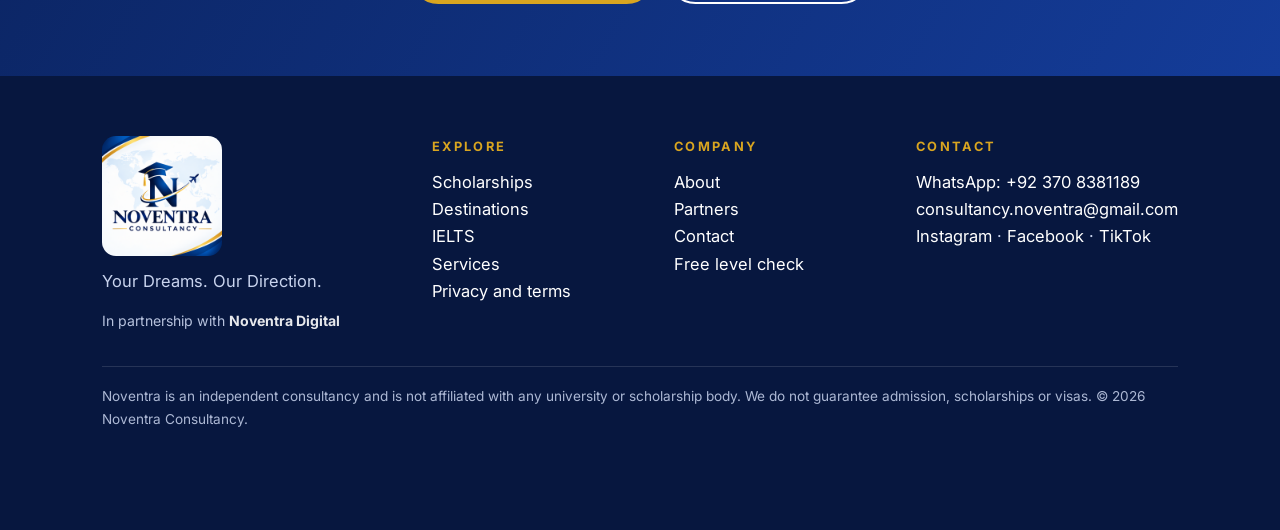
<file: scholarships.html>
<!DOCTYPE html>
<html lang="en">
<head>
<meta charset="utf-8">
<meta name="viewport" content="width=device-width, initial-scale=1">
<title>Scholarships | Noventra Consultancy</title>
<meta name="description" content="Scholarship guidance for Stipendium Hungaricum, Italy Regional Scholarships and DAAD Germany from Noventra Consultancy.">
<link rel="canonical" href="https://noventraconsultancy.github.io/scholarships.html">
<link rel="icon" href="favicon.png">
<link rel="apple-touch-icon" href="favicon.png">
<meta name="theme-color" content="#0B2461">
<meta property="og:type" content="website">
<meta property="og:title" content="Scholarships | Noventra Consultancy">
<meta property="og:description" content="Scholarship guidance for Stipendium Hungaricum, Italy Regional Scholarships and DAAD Germany from Noventra Consultancy.">
<meta property="og:image" content="https://noventraconsultancy.github.io/banner.jpg">
<meta property="og:url" content="https://noventraconsultancy.github.io/scholarships.html">
<link rel="preconnect" href="https://fonts.googleapis.com">
<link rel="preconnect" href="https://fonts.gstatic.com" crossorigin>
<link href="https://fonts.googleapis.com/css2?family=Inter:wght@400;500;600;700&family=Playfair+Display:ital,wght@0,600;0,700;0,800;1,600&display=swap" rel="stylesheet">
<link rel="stylesheet" href="style.css">
</head>
<body>
<header><div class="wrap">
<a class="brand" href="index.html"><img src="favicon.png" alt="Noventra Consultancy logo"><span>NOVENTRA<small>CONSULTANCY</small></span></a>
<button class="burger" aria-label="Menu" aria-expanded="false"><span></span><span></span><span></span></button>
<nav><a href="index.html">Home</a><a href="scholarships.html" class=on>Scholarships</a><a href="destinations.html">Destinations</a><a href="ielts.html">IELTS</a><a href="services.html">Services</a><a href="about.html">About</a><a href="partners.html">Partners</a><a href="contact.html">Contact</a><a class="btn sm gold" href="https://wa.me/923708381189?text=Hi%20Noventra%2C%20I%20want%20to%20book%20a%20free%20consultation." target="_blank" rel="noopener">Free consultation</a></nav>
</div></header>
<main id="top">

<section class="phero"><div class="wrap"><p class="crumb"><a href="index.html">Home</a> / Scholarships</p><h1>Scholarships we guide you on</h1><p class="lead">Funding can make studying abroad possible. We help you understand your options and apply with confidence.</p></div></section>
<section><div class="wrap"><p class="lead">Each scholarship has its own eligibility and deadlines. Always confirm the latest details on the official website before applying.</p>
<div class="grid reveal">
<div class="card"><h3>Stipendium Hungaricum</h3><p>Hungary's government scholarship, offered in partnership with HEC Pakistan.</p><p class="note"><a href="https://stipendiumhungaricum.hu" target="_blank" rel="noopener">Official website</a></p></div>
<div class="card"><h3>Italy Regional Scholarships</h3><p>Funding offered through Italy's regional bodies. Terms differ by region and university.</p></div>
<div class="card"><h3>DAAD (Germany)</h3><p>German scholarships for Master's study.</p><p class="note"><a href="https://www.daad.de/en/" target="_blank" rel="noopener">Official website</a></p></div>
</div></div></section>
<section class="alt"><div class="wrap split">
<div class="reveal"><p class="eye">How we help</p><h2>From shortlisting to submission</h2><p>You can choose to be guided step by step, or have us handle the application work for you.</p>
<div class="row left" style="margin-top:22px"><a class="btn gold" href="https://wa.me/923708381189?text=Hi%20Noventra%2C%20I%20want%20to%20know%20about%20scholarships." target="_blank" rel="noopener">Ask about scholarships</a><a class="btn ghost" href="services.html">See our services</a></div></div>
<ul class="plist reveal"><li>Scholarship guidance</li><li>University selection</li><li>Application support</li><li>SOP and CV review</li><li>Visa guidance</li></ul>
</div></section>
<section class="cta"><div class="wrap reveal"><h2>Not sure where to start?</h2><p>Take the free level check, then chat with us on WhatsApp. We will help you plan your next step.</p>
<div class="row"><a class="btn gold" href="https://forms.gle/o24CmH8H37z6ZtMg9">Start the free level check</a><a class="btn light" href="https://wa.me/923708381189?text=Hi%20Noventra%2C%20I%20want%20to%20book%20a%20free%20consultation." target="_blank" rel="noopener">Chat on WhatsApp</a></div></div></section>

</main>
<footer><div class="wrap">
<div class="grid">
<div><img class="flogo" src="logo.png" alt="Noventra Consultancy"><p>Your Dreams. Our Direction.</p><p class="pfoot">In partnership with <a href="partners.html"><strong>Noventra Digital</strong></a></p></div>
<div><h4>Explore</h4><p><a href="scholarships.html">Scholarships</a><br><a href="destinations.html">Destinations</a><br><a href="ielts.html">IELTS</a><br><a href="services.html">Services</a><br><a href="privacy.html">Privacy and terms</a></p></div>
<div><h4>Company</h4><p><a href="about.html">About</a><br><a href="partners.html">Partners</a><br><a href="contact.html">Contact</a><br><a href="https://forms.gle/o24CmH8H37z6ZtMg9">Free level check</a></p></div>
<div><h4>Contact</h4><p><a href="https://wa.me/923708381189?text=Hi%20Noventra%2C%20I%20want%20to%20book%20a%20free%20consultation." target="_blank" rel="noopener">WhatsApp: +92 370 8381189</a><br><a href="mailto:consultancy.noventra@gmail.com">consultancy.noventra@gmail.com</a><br><a href="https://www.instagram.com/noventra.consultancy">Instagram</a> &middot; <a href="https://www.facebook.com/share/1E3MG2Hus4/">Facebook</a> &middot; <a href="https://www.tiktok.com/@noventra.consultancy">TikTok</a></p></div>
</div>
<p class="fine">Noventra is an independent consultancy and is not affiliated with any university or scholarship body. We do not guarantee admission, scholarships or visas. &copy; 2026 Noventra Consultancy.</p>
</div></footer>
<a class="fab" href="https://wa.me/923708381189?text=Hi%20Noventra%2C%20I%20want%20to%20book%20a%20free%20consultation." target="_blank" rel="noopener" aria-label="Chat on WhatsApp"><svg viewBox="0 0 24 24" fill="none" stroke="currentColor" stroke-width="1.7" stroke-linecap="round" stroke-linejoin="round" aria-hidden="true"><path d="M3 21l1.6-4.8A8.5 8.5 0 1 1 8 19.5z"/><path d="M9 8.5c-.5 1-.3 2.4.8 3.8 1.1 1.4 2.6 2.2 3.9 2.3.8 0 1.4-.6 1.5-1.2l-1.8-.9-.8.8c-1-.4-1.8-1.2-2.2-2.2l.8-.8-.9-1.8c-.4 0-.9 0-1.3 0z"/></svg><span>Chat on WhatsApp</span></a>
<script src="script.js"></script>
</body>
</html>
</file>
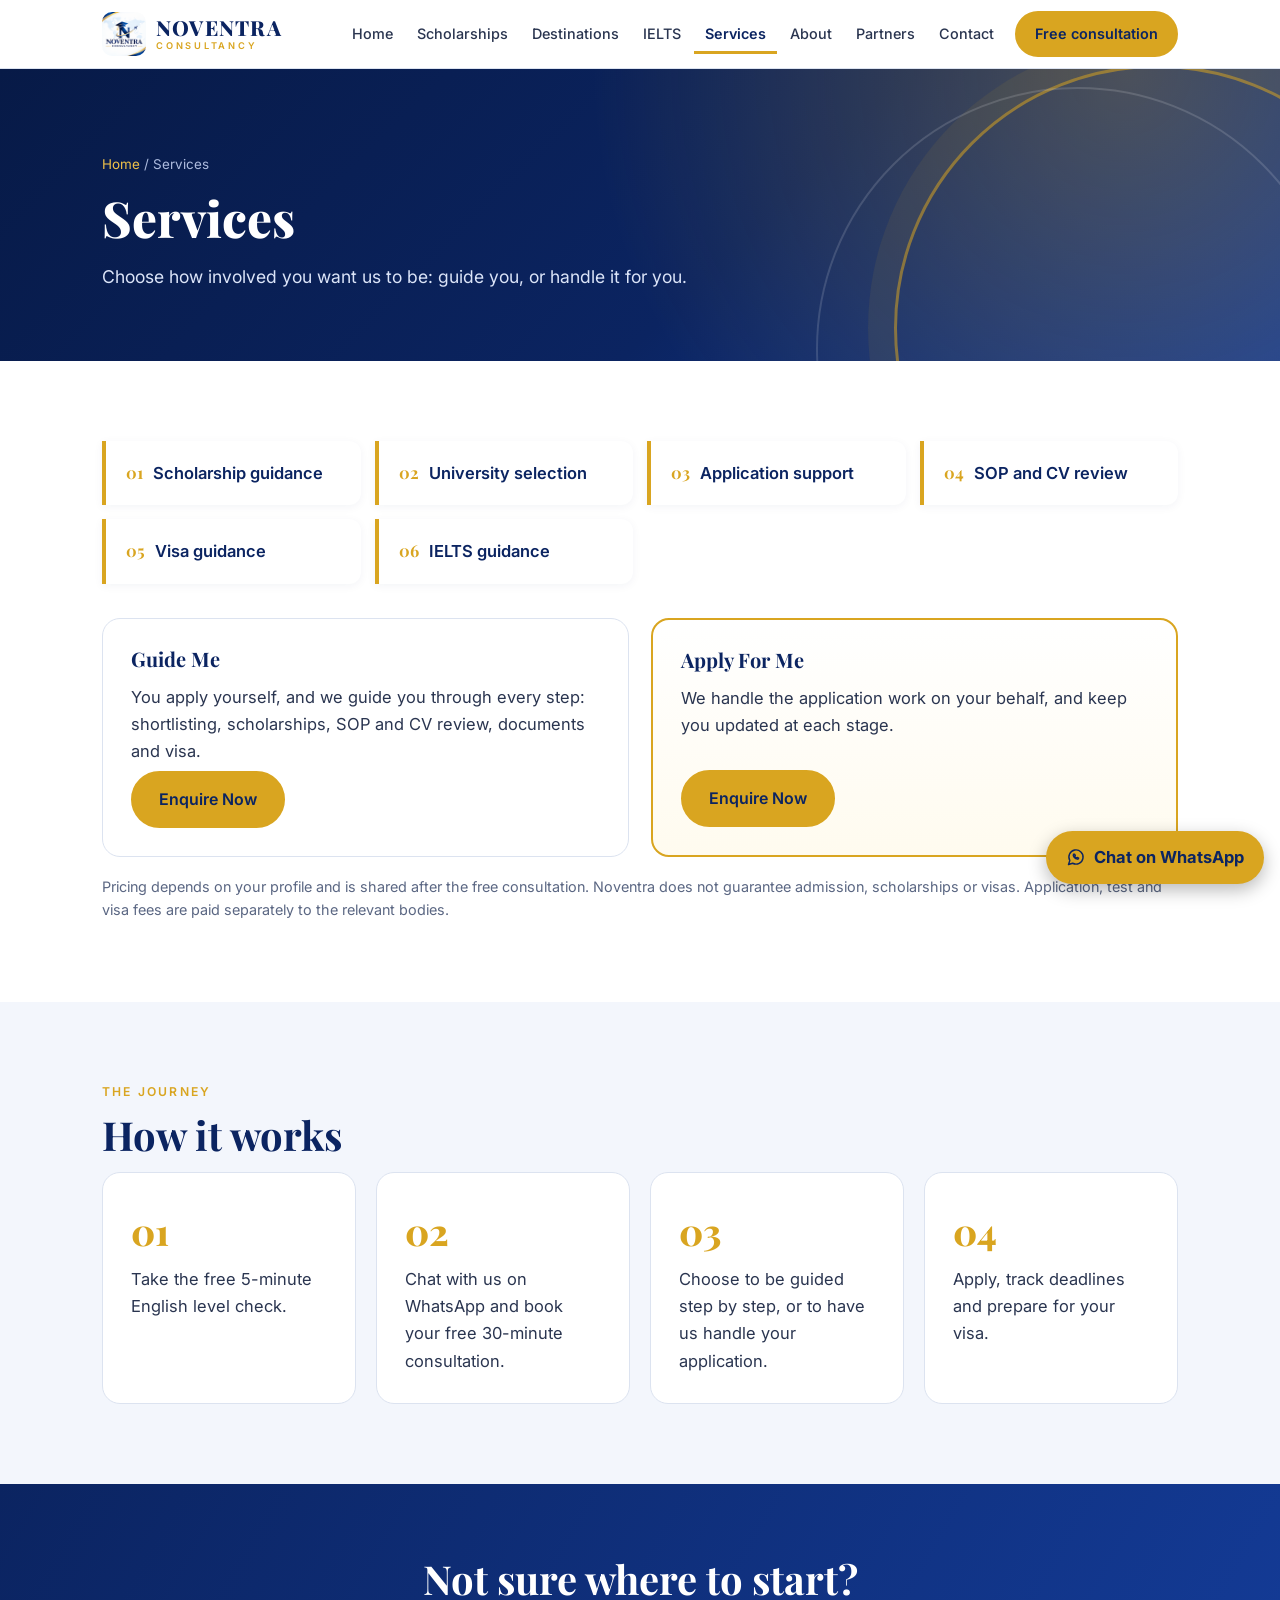
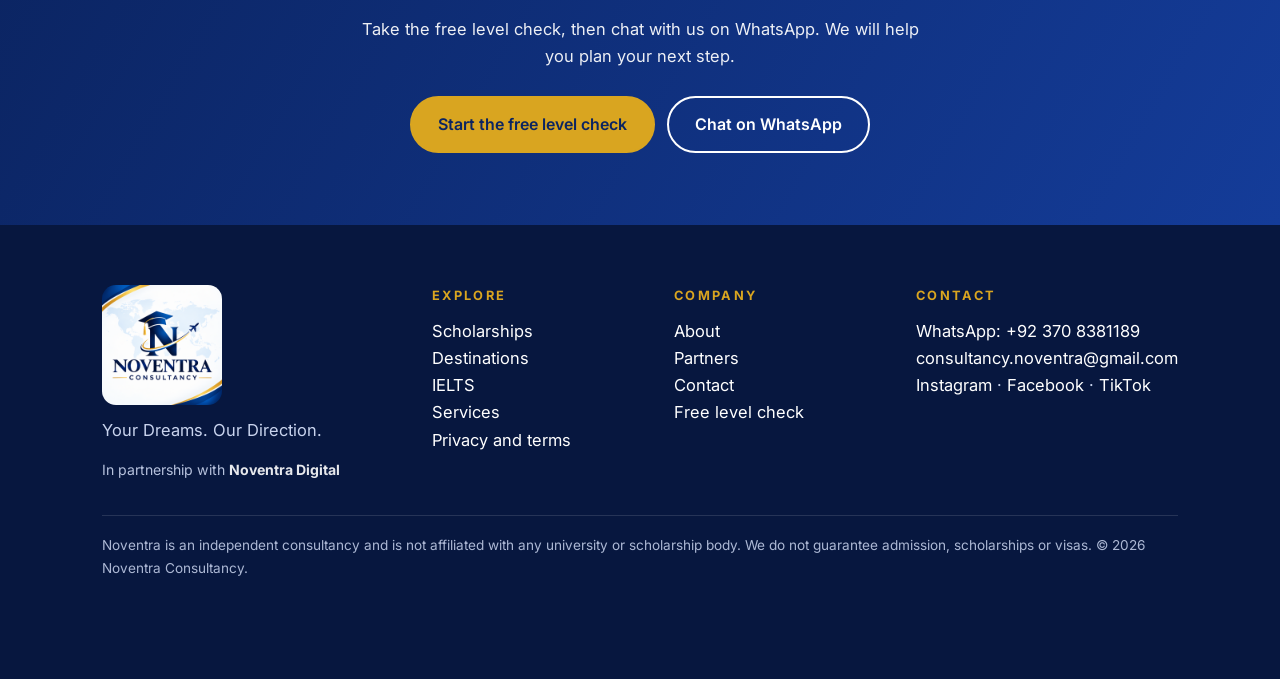
<file: services.html>
<!DOCTYPE html>
<html lang="en">
<head>
<meta charset="utf-8">
<meta name="viewport" content="width=device-width, initial-scale=1">
<title>Services | Noventra Consultancy</title>
<meta name="description" content="Guide Me and Apply For Me study abroad services: scholarship guidance, university selection, application support, SOP and CV review and visa guidance.">
<link rel="canonical" href="https://noventraconsultancy.github.io/services.html">
<link rel="icon" href="favicon.png">
<link rel="apple-touch-icon" href="favicon.png">
<meta name="theme-color" content="#0B2461">
<meta property="og:type" content="website">
<meta property="og:title" content="Services | Noventra Consultancy">
<meta property="og:description" content="Guide Me and Apply For Me study abroad services: scholarship guidance, university selection, application support, SOP and CV review and visa guidance.">
<meta property="og:image" content="https://noventraconsultancy.github.io/banner.jpg">
<meta property="og:url" content="https://noventraconsultancy.github.io/services.html">
<link rel="preconnect" href="https://fonts.googleapis.com">
<link rel="preconnect" href="https://fonts.gstatic.com" crossorigin>
<link href="https://fonts.googleapis.com/css2?family=Inter:wght@400;500;600;700&family=Playfair+Display:ital,wght@0,600;0,700;0,800;1,600&display=swap" rel="stylesheet">
<link rel="stylesheet" href="style.css">
</head>
<body>
<header><div class="wrap">
<a class="brand" href="index.html"><img src="favicon.png" alt="Noventra Consultancy logo"><span>NOVENTRA<small>CONSULTANCY</small></span></a>
<button class="burger" aria-label="Menu" aria-expanded="false"><span></span><span></span><span></span></button>
<nav><a href="index.html">Home</a><a href="scholarships.html">Scholarships</a><a href="destinations.html">Destinations</a><a href="ielts.html">IELTS</a><a href="services.html" class=on>Services</a><a href="about.html">About</a><a href="partners.html">Partners</a><a href="contact.html">Contact</a><a class="btn sm gold" href="https://wa.me/923708381189?text=Hi%20Noventra%2C%20I%20want%20to%20book%20a%20free%20consultation." target="_blank" rel="noopener">Free consultation</a></nav>
</div></header>
<main id="top">

<section class="phero"><div class="wrap"><p class="crumb"><a href="index.html">Home</a> / Services</p><h1>Services</h1><p class="lead">Choose how involved you want us to be: guide you, or handle it for you.</p></div></section>
<section><div class="wrap"><div class="svcs reveal"><div class="svc"><b>01</b>Scholarship guidance</div><div class="svc"><b>02</b>University selection</div><div class="svc"><b>03</b>Application support</div><div class="svc"><b>04</b>SOP and CV review</div><div class="svc"><b>05</b>Visa guidance</div><div class="svc"><b>06</b>IELTS guidance</div></div>
<div class="grid two reveal">
<div class="card prod"><h3>Guide Me</h3><p>You apply yourself, and we guide you through every step: shortlisting, scholarships, SOP and CV review, documents and visa.</p><a class="btn gold" href="https://wa.me/923708381189?text=Hi%20Noventra%2C%20I%27m%20interested%20in%20the%20Guide%20Me%20plan.%20Can%20you%20share%20the%20details%3F" target="_blank" rel="noopener">Enquire Now</a></div>
<div class="card prod feat"><h3>Apply For Me</h3><p>We handle the application work on your behalf, and keep you updated at each stage.</p><a class="btn gold" href="https://wa.me/923708381189?text=Hi%20Noventra%2C%20I%27m%20interested%20in%20the%20Apply%20For%20Me%20plan.%20Can%20you%20share%20the%20details%3F" target="_blank" rel="noopener">Enquire Now</a></div>
</div>
<p class="note">Pricing depends on your profile and is shared after the free consultation. Noventra does not guarantee admission, scholarships or visas. Application, test and visa fees are paid separately to the relevant bodies.</p></div></section>
<section class="alt"><div class="wrap"><p class="eye">The journey</p><h2>How it works</h2>
<ol class="steps reveal">
<li>Take the free 5-minute English level check.</li>
<li>Chat with us on WhatsApp and book your free 30-minute consultation.</li>
<li>Choose to be guided step by step, or to have us handle your application.</li>
<li>Apply, track deadlines and prepare for your visa.</li>
</ol></div></section>
<section class="cta"><div class="wrap reveal"><h2>Not sure where to start?</h2><p>Take the free level check, then chat with us on WhatsApp. We will help you plan your next step.</p>
<div class="row"><a class="btn gold" href="https://forms.gle/o24CmH8H37z6ZtMg9">Start the free level check</a><a class="btn light" href="https://wa.me/923708381189?text=Hi%20Noventra%2C%20I%20want%20to%20book%20a%20free%20consultation." target="_blank" rel="noopener">Chat on WhatsApp</a></div></div></section>

</main>
<footer><div class="wrap">
<div class="grid">
<div><img class="flogo" src="logo.png" alt="Noventra Consultancy"><p>Your Dreams. Our Direction.</p><p class="pfoot">In partnership with <a href="partners.html"><strong>Noventra Digital</strong></a></p></div>
<div><h4>Explore</h4><p><a href="scholarships.html">Scholarships</a><br><a href="destinations.html">Destinations</a><br><a href="ielts.html">IELTS</a><br><a href="services.html">Services</a><br><a href="privacy.html">Privacy and terms</a></p></div>
<div><h4>Company</h4><p><a href="about.html">About</a><br><a href="partners.html">Partners</a><br><a href="contact.html">Contact</a><br><a href="https://forms.gle/o24CmH8H37z6ZtMg9">Free level check</a></p></div>
<div><h4>Contact</h4><p><a href="https://wa.me/923708381189?text=Hi%20Noventra%2C%20I%20want%20to%20book%20a%20free%20consultation." target="_blank" rel="noopener">WhatsApp: +92 370 8381189</a><br><a href="mailto:consultancy.noventra@gmail.com">consultancy.noventra@gmail.com</a><br><a href="https://www.instagram.com/noventra.consultancy">Instagram</a> &middot; <a href="https://www.facebook.com/share/1E3MG2Hus4/">Facebook</a> &middot; <a href="https://www.tiktok.com/@noventra.consultancy">TikTok</a></p></div>
</div>
<p class="fine">Noventra is an independent consultancy and is not affiliated with any university or scholarship body. We do not guarantee admission, scholarships or visas. &copy; 2026 Noventra Consultancy.</p>
</div></footer>
<a class="fab" href="https://wa.me/923708381189?text=Hi%20Noventra%2C%20I%20want%20to%20book%20a%20free%20consultation." target="_blank" rel="noopener" aria-label="Chat on WhatsApp"><svg viewBox="0 0 24 24" fill="none" stroke="currentColor" stroke-width="1.7" stroke-linecap="round" stroke-linejoin="round" aria-hidden="true"><path d="M3 21l1.6-4.8A8.5 8.5 0 1 1 8 19.5z"/><path d="M9 8.5c-.5 1-.3 2.4.8 3.8 1.1 1.4 2.6 2.2 3.9 2.3.8 0 1.4-.6 1.5-1.2l-1.8-.9-.8.8c-1-.4-1.8-1.2-2.2-2.2l.8-.8-.9-1.8c-.4 0-.9 0-1.3 0z"/></svg><span>Chat on WhatsApp</span></a>
<script src="script.js"></script>
</body>
</html>
</file>
<file: style.css>
/* Noventra Consultancy: colors taken from the logo. Edit the variables to retheme the whole site. */
:root{--ink:#0B2461;--blue:#143C99;--gold:#D9A520;--gold2:#F0C24A;--soft:#F3F6FC;--line:#DCE3F0;--text:#2A3550;--deep:#07173F;--sh:0 18px 48px rgba(11,36,97,.14)}
*{box-sizing:border-box;margin:0}
html{scroll-behavior:smooth}
body{font-family:Inter,system-ui,-apple-system,"Segoe UI",sans-serif;color:var(--text);line-height:1.65;font-size:16.5px;background:#fff;overflow-x:hidden;-webkit-font-smoothing:antialiased}
h1,h2,h3,.serif{font-family:"Playfair Display",Georgia,serif;color:var(--ink);line-height:1.15}
img{max-width:100%}
a{color:inherit}
.wrap{max-width:1120px;margin:0 auto;padding:0 22px}
section{padding:80px 0}
.alt{background:var(--soft)}
.eye{text-transform:uppercase;letter-spacing:.18em;font-size:.76rem;font-weight:600;color:var(--gold);margin-bottom:10px}
h2{font-size:clamp(1.8rem,4vw,2.5rem);margin-bottom:14px}
.lead{max-width:64ch;margin-bottom:32px}
.center{text-align:center}.center .lead{margin-left:auto;margin-right:auto}

/* buttons */
.btn{display:inline-flex;align-items:center;justify-content:center;gap:8px;padding:13px 26px;border-radius:999px;font-weight:600;text-decoration:none;border:2px solid var(--ink);background:var(--ink);color:#fff;transition:.2s;font-family:inherit;font-size:1rem;cursor:pointer}
.btn:hover{transform:translateY(-2px);box-shadow:0 8px 20px rgba(11,36,97,.22)}
.btn.ghost{background:transparent;color:var(--ink)}
.btn.gold{background:var(--gold);border-color:var(--gold);color:var(--ink)}
.btn.light{background:transparent;border-color:#fff;color:#fff}
.btn.sm{padding:9px 18px;font-size:.9rem}
.btn.full{width:100%}
.row{display:flex;gap:12px;flex-wrap:wrap;justify-content:center}
.row.left{justify-content:flex-start}

/* header */
header{position:sticky;top:0;z-index:30;background:rgba(255,255,255,.95);backdrop-filter:blur(10px);border-bottom:1px solid var(--line)}
header .wrap{display:flex;align-items:center;justify-content:space-between;gap:12px;height:68px}
.brand{display:flex;align-items:center;gap:10px;text-decoration:none}
.brand img{height:44px;width:44px;border-radius:10px}
.brand span{font-family:"Playfair Display",serif;font-weight:800;color:var(--ink);font-size:1.3rem;letter-spacing:.06em;line-height:1}
.brand small{display:block;font-family:Inter,sans-serif;font-size:.58rem;letter-spacing:.3em;font-weight:600;color:var(--gold);margin-top:3px}
nav{display:flex;align-items:center;gap:2px}
nav a:not(.btn){padding:8px 11px;text-decoration:none;font-weight:500;font-size:.9rem;border-radius:10px;color:var(--text);transition:.2s}
nav a:not(.btn):hover{color:var(--blue);background:var(--soft)}
nav a.on:not(.btn){color:var(--ink);font-weight:600;box-shadow:inset 0 -3px 0 var(--gold);border-radius:0}
nav .btn{margin-left:8px}
.burger{display:none;background:none;border:0;width:44px;height:44px;cursor:pointer;flex-direction:column;justify-content:center;align-items:center;gap:5px}
.burger span{display:block;width:24px;height:2.5px;background:var(--ink);border-radius:2px;transition:.25s}
.burger[aria-expanded=true] span:nth-child(1){transform:translateY(7.5px) rotate(45deg)}
.burger[aria-expanded=true] span:nth-child(2){opacity:0}
.burger[aria-expanded=true] span:nth-child(3){transform:translateY(-7.5px) rotate(-45deg)}

/* home hero */
.hero{padding:0 0 76px;background:linear-gradient(#fff,var(--soft))}
.hero .wrap{position:relative}
.banner{width:100%;display:block;height:auto}
.herocard{position:relative;margin:34px auto 0;max-width:920px;background:#fff;border-radius:22px;border-top:5px solid var(--gold);box-shadow:0 24px 60px rgba(11,36,97,.2);padding:46px 40px;text-align:center}
h1{font-size:clamp(2rem,5.2vw,3.3rem);font-weight:800}
h1 em{font-style:italic;color:var(--blue);background:linear-gradient(transparent 68%,rgba(217,165,32,.45) 68%)}
.herocard p.sub{max-width:56ch;margin:18px auto 26px;font-size:1.08rem}

/* inner page hero */
.phero{position:relative;overflow:hidden;padding:84px 0 70px;background:radial-gradient(circle at 88% 0%,rgba(217,165,32,.3),transparent 46%),linear-gradient(135deg,#071A47,var(--ink) 58%,var(--blue));color:#e6ecfa}
.phero:before{content:"";position:absolute;right:-140px;bottom:-230px;width:520px;height:520px;border-radius:50%;border:3px solid rgba(217,165,32,.55);box-shadow:0 0 0 26px rgba(217,165,32,.08)}
.phero:after{content:"";position:absolute;right:-60px;bottom:-250px;width:520px;height:520px;border-radius:50%;border:2px solid rgba(255,255,255,.14)}
.phero .wrap{position:relative;z-index:1}
.phero h1{color:#fff;font-size:clamp(2rem,4.6vw,3.1rem);max-width:20ch}
.phero p.lead{margin:16px 0 0;font-size:1.1rem;color:#dbe4f8}
.crumb{font-size:.84rem;margin-bottom:14px;color:#aebcdf}
.crumb a{text-decoration:none;color:var(--gold2)}

/* stats */
.stats{background:var(--ink);color:#fff;padding:36px 0}
.stats .wrap{display:grid;grid-template-columns:repeat(auto-fit,minmax(170px,1fr));gap:20px;text-align:center}
.stats b{display:block;font-family:"Playfair Display",serif;font-size:2.1rem;color:var(--gold)}
.stats span{font-size:.9rem;opacity:.9}

/* cards */
.grid{display:grid;gap:22px;grid-template-columns:repeat(auto-fit,minmax(250px,1fr))}
.grid.two{grid-template-columns:repeat(auto-fit,minmax(320px,1fr))}
.card{background:#fff;border:1px solid var(--line);border-radius:18px;padding:28px;transition:.25s}
.card:hover{transform:translateY(-4px);box-shadow:var(--sh)}
.card h3{font-size:1.25rem;margin-bottom:8px}
.prod{display:flex;flex-direction:column;gap:6px}
.prod .btn{margin-top:auto;align-self:flex-start}
.price{font-family:"Playfair Display",serif;font-weight:700;font-size:1.5rem;color:var(--blue);margin:8px 0 12px}
.feat{border:2px solid var(--gold);background:linear-gradient(#fff,#FFFBEF)}
.tag{display:inline-block;align-self:flex-start;background:var(--gold);color:var(--ink);font-size:.72rem;font-weight:700;letter-spacing:.1em;text-transform:uppercase;padding:4px 12px;border-radius:999px;margin-bottom:6px}
.note{font-size:.9rem;color:#5b6783;margin-top:18px}
.note a,.card a.lnk{color:var(--blue);font-weight:600}
.tile2{display:flex;flex-direction:column;gap:8px;background:#fff;border:1px solid var(--line);border-radius:18px;padding:28px;text-decoration:none;transition:.25s;position:relative;overflow:hidden}
.tile2:before{content:"";position:absolute;left:0;top:0;width:100%;height:4px;background:linear-gradient(90deg,var(--gold),var(--gold2))}
.tile2:hover{transform:translateY(-5px);box-shadow:var(--sh)}
.tile2 h3{font-size:1.25rem}
.tile2 .more{margin-top:auto;color:var(--blue);font-weight:600;font-size:.92rem}
.ico{width:48px;height:48px;border-radius:14px;display:grid;place-items:center;background:var(--soft);color:var(--blue);border:1px solid var(--line)}
.ico svg{width:24px;height:24px}

.steps{counter-reset:s;list-style:none;padding:0;display:grid;gap:20px;grid-template-columns:repeat(auto-fit,minmax(220px,1fr))}
.steps li{counter-increment:s;background:#fff;border-radius:18px;padding:28px;border:1px solid var(--line)}
.steps li:before{content:"0" counter(s);font-family:"Playfair Display",serif;font-size:2.3rem;font-weight:800;color:var(--gold);display:block;margin-bottom:4px}
.svcs{display:grid;gap:14px;grid-template-columns:repeat(auto-fit,minmax(230px,1fr));margin-bottom:34px}
.svc{padding:18px 20px;border-left:4px solid var(--gold);background:#fff;border-radius:0 12px 12px 0;font-weight:600;color:var(--ink);box-shadow:0 2px 10px rgba(11,36,97,.05)}
.svc b{font-family:"Playfair Display",serif;color:var(--gold);margin-right:10px}

.flags{display:grid;gap:14px;grid-template-columns:repeat(auto-fill,minmax(150px,1fr))}
.tile{display:flex;flex-direction:column;align-items:center;gap:10px;background:#fff;border:1px solid var(--line);border-radius:14px;padding:20px 10px;text-decoration:none;font-weight:600;color:var(--ink);text-align:center;transition:.2s}
.tile:hover{border-color:var(--gold);transform:translateY(-3px);box-shadow:0 10px 24px rgba(11,36,97,.1)}
.tile img{width:48px;height:36px;object-fit:cover;border-radius:5px;box-shadow:0 1px 4px rgba(0,0,0,.25)}
.tile .fe{font-size:2.4rem;line-height:1}

.cta{background:linear-gradient(120deg,var(--ink),var(--blue));color:#fff;text-align:center;padding:72px 0}
.cta h2{color:#fff}.cta p{max-width:56ch;margin:0 auto 26px;opacity:.92}

/* mission */
.mission{position:relative;overflow:hidden;padding:96px 0;color:#e6ecfa;background:radial-gradient(circle at 85% 10%,rgba(217,165,32,.28),transparent 45%),linear-gradient(135deg,#071A47,var(--ink) 55%,var(--blue))}
.mission:before{content:"\201C";position:absolute;top:-30px;left:14px;font-family:"Playfair Display",serif;font-size:20rem;line-height:1;color:rgba(217,165,32,.14)}
.mission .wrap{position:relative}
.mission h2.big{font-size:clamp(2rem,5vw,3.3rem);max-width:20ch;margin-bottom:30px;color:#fff}
.mission h2.big span{color:var(--gold);font-style:italic}
.mission blockquote{max-width:70ch;font-size:1.15rem;line-height:1.8;color:#eef2fc;border-left:4px solid var(--gold);padding-left:24px;margin-bottom:28px}
.pills{display:flex;flex-wrap:wrap;gap:10px;margin-bottom:20px}
.pills span{border:1px solid var(--gold);color:#fff;padding:8px 18px;border-radius:999px;font-size:.9rem;font-weight:500;background:rgba(255,255,255,.06)}
.mnote{font-size:.95rem;opacity:.85}

/* founder */
.founder{display:grid;gap:48px;grid-template-columns:300px 1fr;align-items:center}
.pic{position:relative}
.pic:before{content:"";position:absolute;inset:16px -16px -16px 16px;border:3px solid var(--gold);border-radius:18px}
.pic img{position:relative;width:100%;aspect-ratio:3/4;object-fit:cover;object-position:top;border-radius:18px;display:block}
.quote p{margin-bottom:12px}
.sig{font-family:"Playfair Display",serif;font-weight:700;color:var(--ink);font-size:1.15rem}
.mini{display:grid;gap:36px;grid-template-columns:220px 1fr;align-items:center}
.mini .pic img{aspect-ratio:1/1}

/* partner */
.partner{display:grid;gap:44px;grid-template-columns:1.1fr .9fr;align-items:center}
.pcard{position:relative;display:grid;place-items:center;padding:44px 30px;border-radius:24px;background:radial-gradient(circle at 50% 0%,#2a1668,#0d0a22 72%);box-shadow:0 24px 60px rgba(40,20,110,.35);text-decoration:none;overflow:hidden}
.pcard:before{content:"";position:absolute;width:70%;aspect-ratio:1;border-radius:50%;background:radial-gradient(circle,rgba(168,85,247,.5),transparent 70%);filter:blur(34px)}
.pcard img{position:relative;width:min(100%,300px);height:auto;border-radius:50%;filter:drop-shadow(0 20px 40px rgba(124,58,237,.55))}
.pcard i{position:relative;font-style:normal;margin-top:16px;color:#d8c8ff;font-size:.92rem;font-weight:600}
.plist{list-style:none;display:grid;gap:10px;margin:18px 0 6px;padding:0}
.plist li{position:relative;padding-left:28px}
.plist li:before{content:"";position:absolute;left:0;top:.45em;width:16px;height:16px;border-radius:50%;background:var(--gold)}
.plist li:after{content:"\2713";position:absolute;left:3.5px;top:.22em;font-size:.72rem;font-weight:700;color:var(--ink)}

/* contact / forms */
.cgrid{display:grid;gap:22px;grid-template-columns:repeat(auto-fit,minmax(240px,1fr));margin-bottom:46px}
.cbox{background:#fff;border:1px solid var(--line);border-radius:18px;padding:28px;display:flex;flex-direction:column;gap:6px}
.cbox a.lnk{font-weight:600;color:var(--blue);word-break:break-word}
.split{display:grid;gap:44px;grid-template-columns:1fr 1fr;align-items:start}
.form{display:grid;gap:14px;padding:30px;border:1px solid var(--line);border-radius:20px;background:#fff;box-shadow:var(--sh)}
.form label{display:grid;gap:6px;font-size:.88rem;font-weight:600;color:var(--ink)}
.form input,.form select,.form textarea{border:1px solid var(--line);border-radius:12px;padding:12px 14px;font:inherit;font-weight:400;color:var(--text);background:#fff;outline:none}
.form input:focus,.form select:focus,.form textarea:focus{border-color:var(--gold);box-shadow:0 0 0 3px rgba(217,165,32,.2)}
.social{display:flex;flex-wrap:wrap;gap:10px;margin-top:8px}
.social a{padding:9px 18px;border:1px solid var(--line);border-radius:999px;text-decoration:none;font-weight:600;color:var(--ink);transition:.2s}
.social a:hover{border-color:var(--gold);background:var(--soft)}

.legal h3{font-size:1.1rem;margin:22px 0 6px}
.legal p{max-width:75ch}

/* footer */
footer{background:var(--deep);color:#c9d4ee;padding:60px 0 100px}
footer .grid{grid-template-columns:1.4fr 1fr 1fr 1fr}
footer a{color:#fff;text-decoration:none}footer a:hover{color:var(--gold)}
footer h4{color:var(--gold);font-size:.8rem;letter-spacing:.18em;text-transform:uppercase;margin-bottom:12px}
footer p{margin-bottom:0}
.flogo{width:120px;border-radius:14px;margin-bottom:12px;display:block}
.pfoot{margin-top:14px;font-size:.88rem;opacity:.9}
.fine{border-top:1px solid rgba(255,255,255,.15);margin-top:34px;padding-top:18px;font-size:.85rem;opacity:.85}
.fab{position:fixed;right:16px;bottom:16px;z-index:40;display:flex;align-items:center;gap:8px;background:var(--gold);color:var(--ink);font-weight:700;text-decoration:none;padding:13px 20px;border-radius:999px;box-shadow:0 6px 18px rgba(0,0,0,.28);transition:transform .2s}
.fab:hover{transform:translateY(-2px)}
.fab svg{width:20px;height:20px}
:focus-visible{outline:3px solid var(--gold);outline-offset:2px}

.reveal{opacity:0;transform:translateY(22px);transition:opacity .7s,transform .7s}
.reveal.in{opacity:1;transform:none}

@media(max-width:1020px){
  .burger{display:flex}
  nav{position:absolute;top:68px;left:0;right:0;flex-direction:column;align-items:stretch;gap:2px;padding:12px 22px 22px;background:#fff;border-bottom:1px solid var(--line);box-shadow:0 18px 30px rgba(11,36,97,.12);display:none}
  nav.open{display:flex}
  nav a:not(.btn){padding:13px 10px;font-size:1rem;border-radius:10px}
  nav a.on:not(.btn){box-shadow:none;background:var(--soft)}
  nav .btn{margin:8px 0 0;padding:14px}
}
@media(max-width:860px){
  .founder,.partner,.split,.mini{grid-template-columns:1fr}
  .pic{max-width:300px}
  footer .grid{grid-template-columns:1fr 1fr}
  section{padding:60px 0}
}
@media(max-width:700px){
  .banner{height:230px;object-fit:cover;object-position:50% 30%}
  .herocard{margin-top:22px;padding:30px 20px}
  .phero{padding:56px 0 50px}
  .mission{padding:70px 0}
  .fab{padding:13px;border-radius:50%}
  .fab span{display:none}
}
@media(max-width:520px){footer .grid{grid-template-columns:1fr}.row{flex-direction:column}.row .btn{width:100%}}
@media(prefers-reduced-motion:reduce){*{transition:none!important;animation:none!important;scroll-behavior:auto!important}.reveal{opacity:1;transform:none}}
</file>
